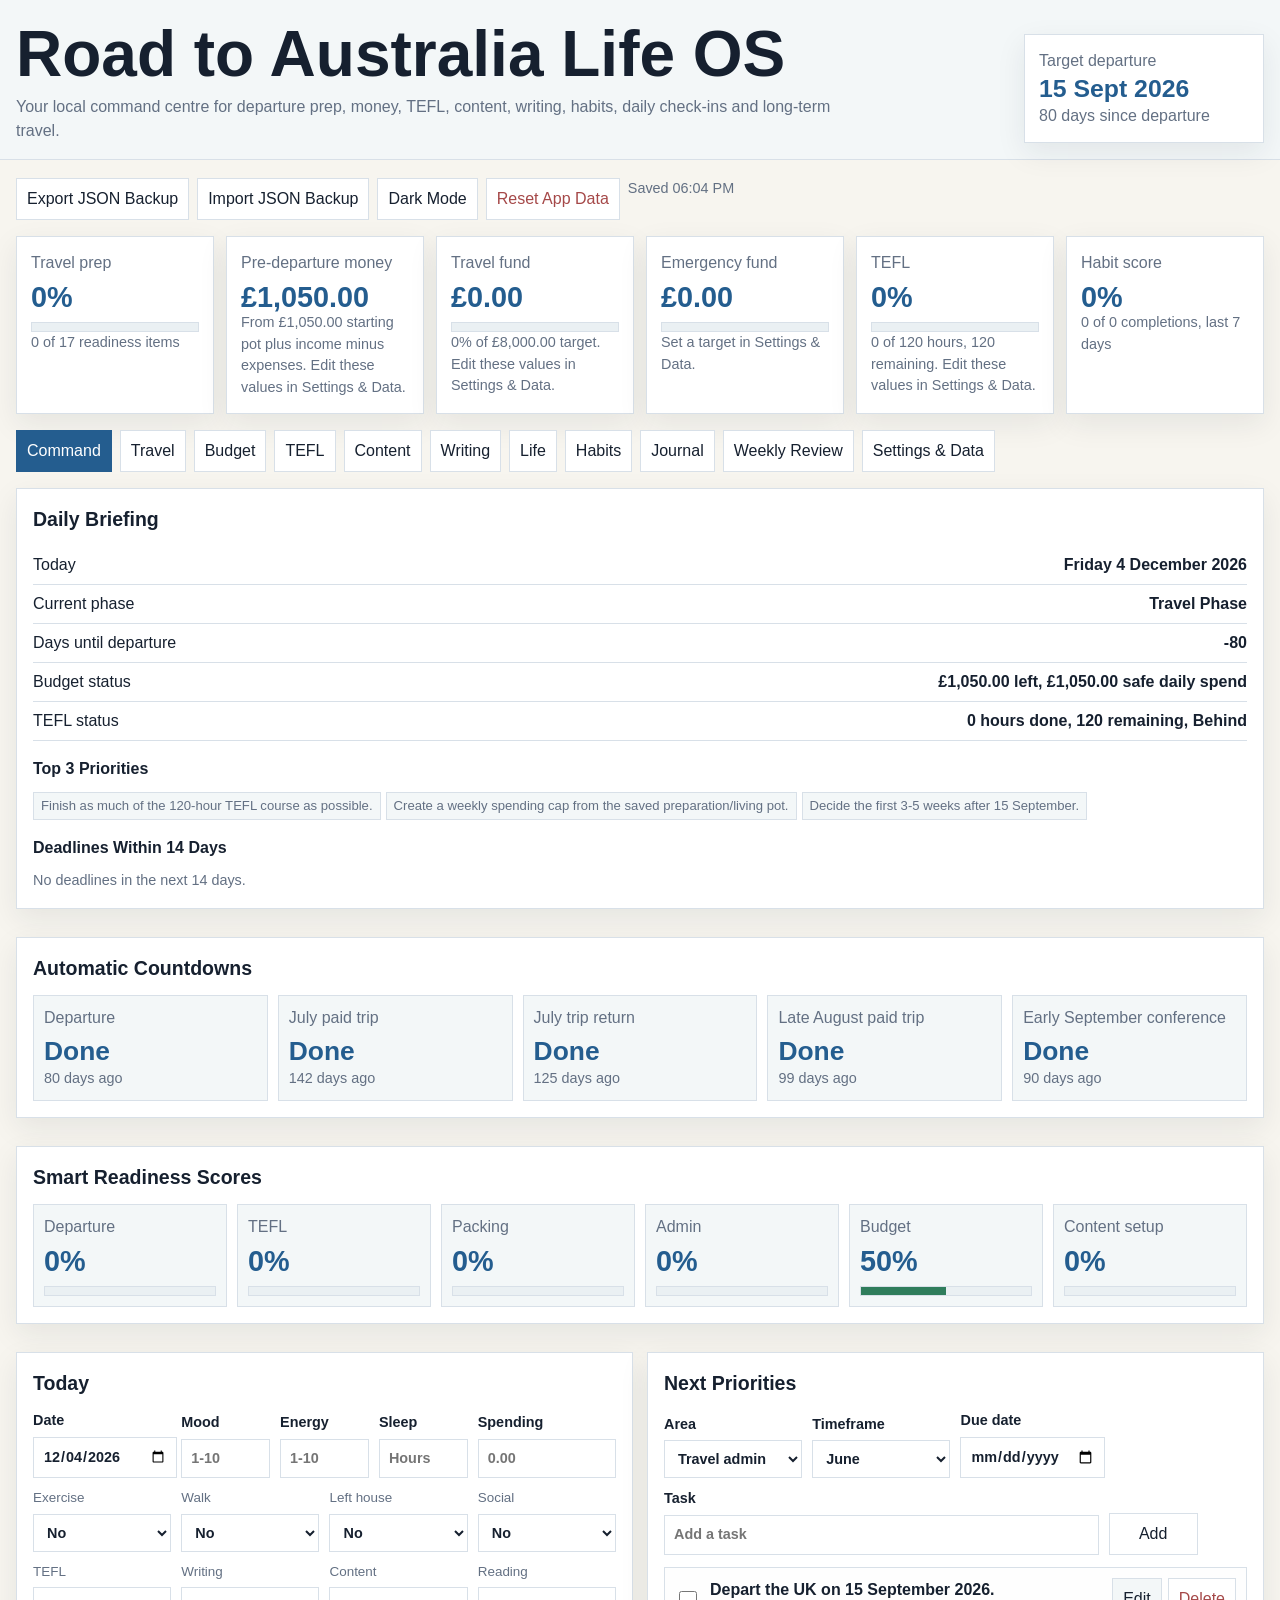
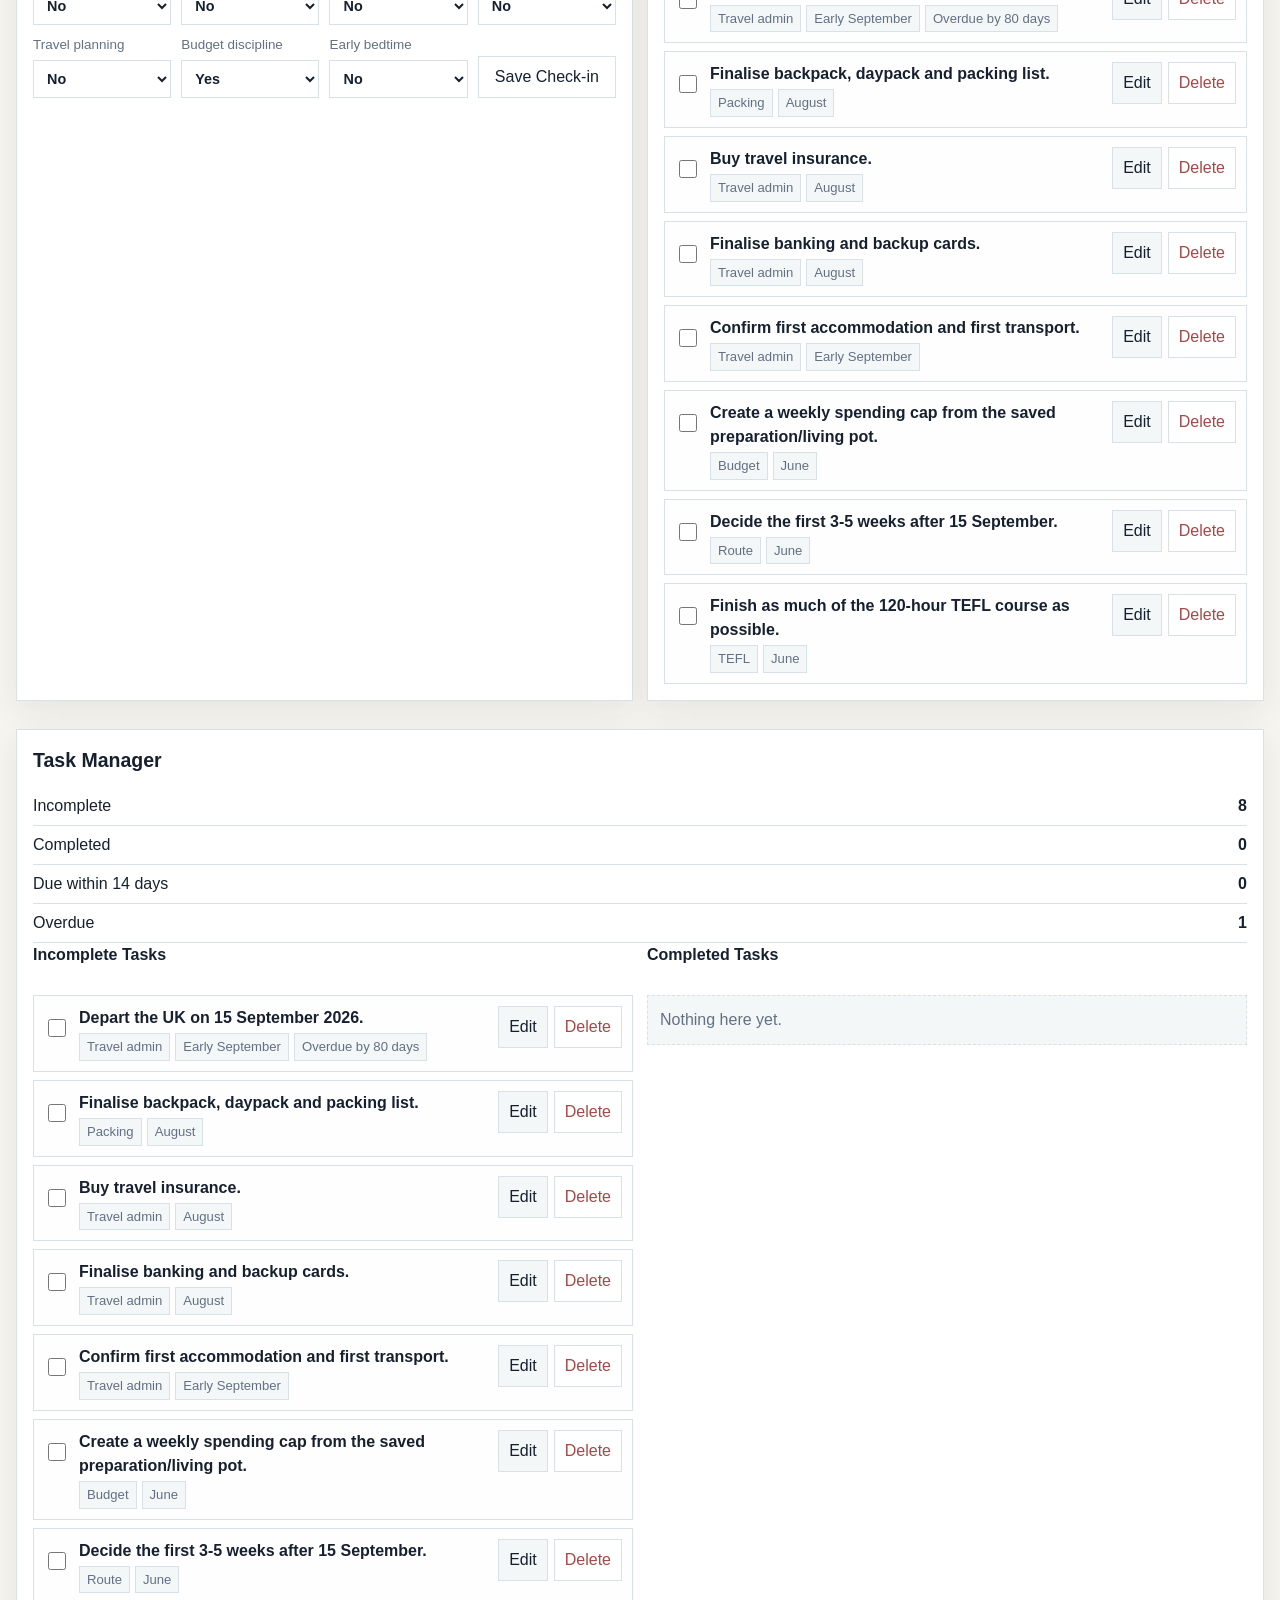
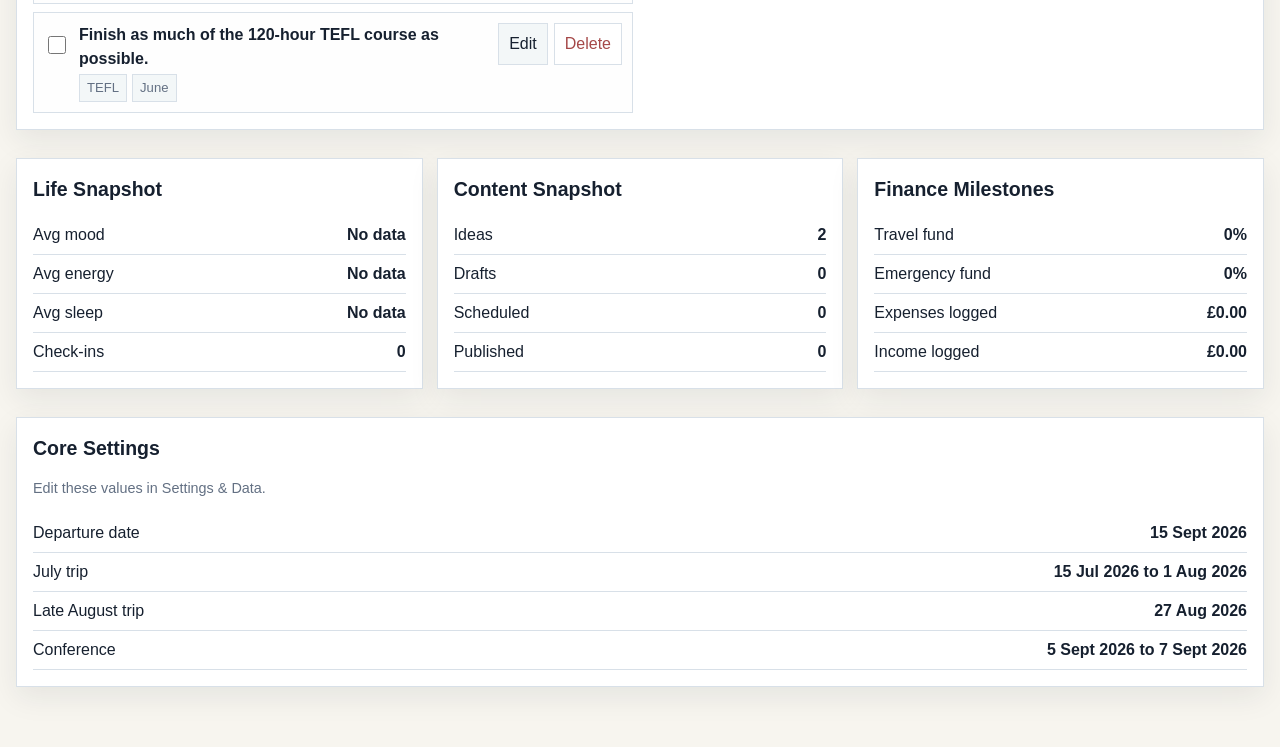
<file: dashboard.html>
<!doctype html>
<html lang="en">
<head>
  <meta charset="utf-8">
  <meta name="viewport" content="width=device-width, initial-scale=1">
  <title>Road to Australia Life OS</title>
  <style>
    :root {
      color-scheme: light;
      --ink: #16202f;
      --muted: #637083;
      --line: #d8e0e8;
      --paper: #f7f5ef;
      --panel: #ffffff;
      --soft: #f3f7f8;
      --soft-2: #eaf0f3;
      --blue: #245d8f;
      --green: #2f7d5c;
      --amber: #a76722;
      --red: #a54848;
      --shadow: 0 10px 28px rgba(22, 32, 47, 0.08);
    }

    body.dark {
      color-scheme: dark;
      --ink: #ecf2f7;
      --muted: #a9b6c6;
      --line: #334254;
      --paper: #111923;
      --panel: #182333;
      --soft: #1f2c3b;
      --soft-2: #253547;
      --blue: #7fb7e6;
      --green: #7bcaa5;
      --amber: #e2a862;
      --red: #e18484;
      --shadow: 0 10px 28px rgba(0, 0, 0, 0.26);
    }

    * { box-sizing: border-box; }

    body {
      margin: 0;
      font-family: Arial, Helvetica, sans-serif;
      background: var(--paper);
      color: var(--ink);
      line-height: 1.5;
    }

    header {
      background: var(--soft);
      border-bottom: 1px solid var(--line);
      padding: 24px 0 16px;
    }

    .wrap {
      width: min(1260px, calc(100% - 32px));
      margin: 0 auto;
    }

    .header-grid {
      display: grid;
      grid-template-columns: 1fr auto;
      gap: 18px;
      align-items: end;
    }

    h1 {
      margin: 0;
      font-size: clamp(2rem, 5vw, 4.2rem);
      line-height: 0.96;
      letter-spacing: 0;
    }

    .subtitle {
      margin: 10px 0 0;
      max-width: 820px;
      color: var(--muted);
    }

    .date-box,
    .panel,
    .metric-card {
      background: var(--panel);
      border: 1px solid var(--line);
      box-shadow: var(--shadow);
    }

    .date-box {
      min-width: 240px;
      padding: 14px;
    }

    .date-box strong {
      display: block;
      margin: 2px 0;
      color: var(--blue);
      font-size: 1.55rem;
      line-height: 1.1;
    }

    main { padding: 18px 0 46px; }

    .top-actions,
    .tabs,
    .inline-actions {
      display: flex;
      flex-wrap: wrap;
      gap: 8px;
    }

    .top-actions { margin-bottom: 16px; }
    .tabs { margin: 0 0 16px; }

    button,
    .file-label {
      appearance: none;
      min-height: 38px;
      border: 1px solid var(--line);
      background: var(--panel);
      color: var(--ink);
      padding: 8px 10px;
      cursor: pointer;
      font: inherit;
    }

    button:hover,
    .file-label:hover { border-color: var(--blue); }

    .tab.active {
      background: var(--blue);
      border-color: var(--blue);
      color: #ffffff;
    }

    .danger-btn { color: var(--red); }
    .ghost-btn { background: var(--soft); }

    .metrics {
      display: grid;
      grid-template-columns: repeat(6, 1fr);
      gap: 12px;
      margin-bottom: 16px;
    }

    .metric-card {
      min-height: 118px;
      padding: 14px;
    }

    .metric {
      margin-top: 8px;
      color: var(--blue);
      font-size: 1.8rem;
      font-weight: 700;
      line-height: 1;
    }

    .muted,
    .hint,
    .meta { color: var(--muted); }
    .hint,
    .meta { font-size: 0.9rem; }

    .progress-bar {
      height: 10px;
      border: 1px solid var(--line);
      background: var(--soft-2);
      margin-top: 10px;
      overflow: hidden;
    }

    .progress-fill {
      height: 100%;
      width: 0%;
      background: var(--green);
      transition: width 160ms ease;
    }

    .view { display: none; }
    .view.active { display: block; }

    .grid {
      display: grid;
      grid-template-columns: repeat(12, 1fr);
      gap: 14px;
    }

    .panel {
      padding: 16px;
      margin-bottom: 14px;
    }

    .span-3 { grid-column: span 3; }
    .span-4 { grid-column: span 4; }
    .span-5 { grid-column: span 5; }
    .span-6 { grid-column: span 6; }
    .span-7 { grid-column: span 7; }
    .span-8 { grid-column: span 8; }
    .span-12 { grid-column: span 12; }

    h2 {
      margin: 0 0 12px;
      font-size: 1.22rem;
      letter-spacing: 0;
    }

    h3 {
      margin: 16px 0 8px;
      font-size: 1rem;
      letter-spacing: 0;
    }

    input,
    select,
    textarea {
      width: 100%;
      min-height: 38px;
      border: 1px solid var(--line);
      background: var(--panel);
      color: var(--ink);
      padding: 8px 9px;
      font: inherit;
    }

    textarea {
      min-height: 84px;
      resize: vertical;
    }

    label {
      display: grid;
      gap: 5px;
      font-weight: 700;
      font-size: 0.9rem;
    }

    label span {
      color: var(--muted);
      font-weight: 400;
      font-size: 0.84rem;
    }

    .form-grid {
      display: grid;
      grid-template-columns: repeat(12, 1fr);
      gap: 10px;
      align-items: end;
    }

    .field-1 { grid-column: span 1; }
    .field-2 { grid-column: span 2; }
    .field-3 { grid-column: span 3; }
    .field-4 { grid-column: span 4; }
    .field-5 { grid-column: span 5; }
    .field-6 { grid-column: span 6; }
    .field-7 { grid-column: span 7; }
    .field-8 { grid-column: span 8; }
    .field-9 { grid-column: span 9; }
    .field-12 { grid-column: span 12; }

    .list {
      display: grid;
      gap: 8px;
      margin-top: 12px;
    }

    .item {
      display: grid;
      grid-template-columns: auto 1fr auto;
      gap: 10px;
      align-items: start;
      padding: 10px;
      border: 1px solid var(--line);
      background: color-mix(in srgb, var(--panel) 92%, var(--soft));
    }

    .item.compact { grid-template-columns: 1fr auto; }

    .item input[type="checkbox"] {
      width: 18px;
      height: 18px;
      margin-top: 3px;
      accent-color: var(--green);
    }

    .item.done .item-title {
      color: var(--muted);
      text-decoration: line-through;
    }

    .item-title {
      font-weight: 700;
      overflow-wrap: anywhere;
    }

    .item-body {
      color: var(--muted);
      font-size: 0.9rem;
      overflow-wrap: anywhere;
    }

    .item-actions {
      display: flex;
      flex-wrap: wrap;
      gap: 6px;
      justify-content: flex-end;
    }

    .pill {
      display: inline-block;
      border: 1px solid var(--line);
      background: var(--soft);
      color: var(--muted);
      padding: 3px 7px;
      font-size: 0.82rem;
      margin: 3px 5px 0 0;
    }

    .empty {
      border: 1px dashed var(--line);
      color: var(--muted);
      background: var(--soft);
      padding: 12px;
    }

    .chart {
      display: grid;
      gap: 8px;
      margin-top: 10px;
    }

    .bar-row {
      display: grid;
      grid-template-columns: 120px 1fr 90px;
      gap: 8px;
      align-items: center;
      font-size: 0.9rem;
    }

    .bar-track {
      height: 14px;
      background: var(--soft-2);
      border: 1px solid var(--line);
    }

    .bar-fill {
      height: 100%;
      width: 0%;
      background: var(--amber);
    }

    .table-ish {
      display: grid;
      gap: 8px;
      margin-top: 10px;
    }

    .row-ish {
      display: grid;
      grid-template-columns: 100px 120px 1fr 100px auto;
      gap: 8px;
      align-items: center;
      border-bottom: 1px solid var(--line);
      padding: 8px 0;
    }

    .route-row {
      grid-template-columns: 44px 1fr 120px 120px 110px auto;
    }

    .transaction-row {
      grid-template-columns: 86px 112px 1fr 130px 100px 1.4fr auto;
    }

    .packing-group {
      border: 1px solid var(--line);
      background: var(--panel);
      padding: 12px;
    }

    .packing-group h3 {
      margin-top: 0;
      text-transform: capitalize;
    }

    .stat-line {
      display: flex;
      justify-content: space-between;
      gap: 12px;
      border-bottom: 1px solid var(--line);
      padding: 7px 0;
    }

    .countdown-grid {
      display: grid;
      grid-template-columns: repeat(5, 1fr);
      gap: 10px;
    }

    .countdown-card {
      border: 1px solid var(--line);
      background: var(--soft);
      padding: 10px;
      min-height: 94px;
    }

    .countdown-card strong {
      display: block;
      color: var(--blue);
      font-size: 1.65rem;
      line-height: 1;
      margin: 8px 0 4px;
    }

    .score-grid {
      display: grid;
      grid-template-columns: repeat(6, 1fr);
      gap: 10px;
    }

    .score-card {
      border: 1px solid var(--line);
      background: var(--soft);
      padding: 10px;
    }

    .timeline {
      display: grid;
      gap: 10px;
      margin-top: 10px;
    }

    .timeline-item {
      display: grid;
      grid-template-columns: 160px 1fr 90px;
      gap: 10px;
      align-items: center;
    }

    .timeline-track {
      height: 14px;
      border: 1px solid var(--line);
      background: var(--soft-2);
      overflow: hidden;
    }

    .timeline-fill {
      height: 100%;
      background: var(--blue);
      width: 0%;
    }

    .task-columns {
      display: grid;
      grid-template-columns: repeat(2, 1fr);
      gap: 14px;
      align-items: start;
    }

    .task-list-block {
      display: grid;
      gap: 8px;
    }

    .task-list-block h3 {
      margin-top: 0;
    }

    .settings-route-row {
      grid-template-columns: 1fr 150px 150px 220px;
    }

    #importFile {
      position: absolute;
      width: 1px;
      height: 1px;
      padding: 0;
      margin: -1px;
      overflow: hidden;
      clip: rect(0, 0, 0, 0);
      white-space: nowrap;
      border: 0;
    }

    @media (max-width: 1060px) {
      .metrics { grid-template-columns: repeat(3, 1fr); }
    }

    @media (max-width: 820px) {
      .header-grid,
      .metrics,
      .grid,
      .form-grid,
      .row-ish,
      .route-row,
      .transaction-row,
      .bar-row,
      .countdown-grid,
      .score-grid,
      .task-columns,
      .settings-route-row,
      .timeline-item {
        grid-template-columns: 1fr;
      }

      .span-3,
      .span-4,
      .span-5,
      .span-6,
      .span-7,
      .span-8,
      .span-12,
      .field-1,
      .field-2,
      .field-3,
      .field-4,
      .field-5,
      .field-6,
      .field-7,
      .field-8,
      .field-9,
      .field-12 {
        grid-column: span 1;
      }

      .date-box { min-width: 0; }
      .item { grid-template-columns: auto 1fr; }
      .item-actions {
        grid-column: 1 / -1;
        justify-content: flex-start;
      }
    }
  </style>
</head>
<body>
  <header>
    <div class="wrap header-grid">
      <div>
        <h1>Road to Australia Life OS</h1>
        <p id="dashboardSubtitle" class="subtitle">Your local command centre for departure prep, money, TEFL, content, writing, habits, daily check-ins and long-term travel.</p>
      </div>
      <div class="date-box">
        <span class="muted">Target departure</span>
        <strong id="targetDepartureLabel">15 Sep 2026</strong>
        <span id="daysLeft" class="muted">Calculating countdown</span>
      </div>
    </div>
  </header>

  <main class="wrap">
    <div class="top-actions">
      <button id="exportBtn" type="button">Export JSON Backup</button>
      <label class="file-label" for="importFile">Import JSON Backup</label>
      <input id="importFile" type="file" accept="application/json,.json">
      <button id="themeBtn" type="button">Dark Mode</button>
      <button id="resetBtn" class="danger-btn" type="button">Reset App Data</button>
      <span id="saveStatus" class="hint"></span>
    </div>

    <section class="metrics">
      <div class="metric-card">
        <div class="muted">Travel prep</div>
        <div id="prepPct" class="metric">0%</div>
        <div class="progress-bar"><div id="prepFill" class="progress-fill"></div></div>
        <div id="prepMeta" class="hint">0 complete</div>
      </div>
      <div class="metric-card">
        <div class="muted">Pre-departure money</div>
        <div id="prepMoney" class="metric">&pound;0</div>
        <div id="prepMoneyMeta" class="hint">From saved starting pot plus income minus expenses</div>
      </div>
      <div class="metric-card">
        <div class="muted">Travel fund</div>
        <div id="travelFund" class="metric">&pound;0</div>
        <div class="progress-bar"><div id="travelFundFill" class="progress-fill"></div></div>
        <div id="travelFundMeta" class="hint">Target &pound;8,000</div>
      </div>
      <div class="metric-card">
        <div class="muted">Emergency fund</div>
        <div id="emergencyFund" class="metric">&pound;0</div>
        <div class="progress-bar"><div id="emergencyFill" class="progress-fill"></div></div>
        <div id="emergencyMeta" class="hint">Set a target</div>
      </div>
      <div class="metric-card">
        <div class="muted">TEFL</div>
        <div id="teflPct" class="metric">0%</div>
        <div class="progress-bar"><div id="teflFill" class="progress-fill"></div></div>
        <div id="teflMeta" class="hint">0 of 120 hours</div>
      </div>
      <div class="metric-card">
        <div class="muted">Habit score</div>
        <div id="habitScore" class="metric">0%</div>
        <div id="habitMeta" class="hint">Last 7 days</div>
      </div>
    </section>

    <nav class="tabs" aria-label="Life OS sections">
      <button class="tab active" type="button" data-view="command">Command</button>
      <button class="tab" type="button" data-view="travel">Travel</button>
      <button class="tab" type="button" data-view="budget">Budget</button>
      <button class="tab" type="button" data-view="tefl">TEFL</button>
      <button class="tab" type="button" data-view="content">Content</button>
      <button class="tab" type="button" data-view="writing">Writing</button>
      <button class="tab" type="button" data-view="life">Life</button>
      <button class="tab" type="button" data-view="habits">Habits</button>
      <button class="tab" type="button" data-view="journal">Journal</button>
      <button class="tab" type="button" data-view="review">Weekly Review</button>
      <button class="tab" type="button" data-view="settings">Settings & Data</button>
    </nav>

    <section id="command" class="view active">
      <div class="grid">
        <div class="panel span-12">
          <h2>Daily Briefing</h2>
          <div id="dailyBriefing"></div>
        </div>
        <div class="panel span-12">
          <h2>Automatic Countdowns</h2>
          <div id="countdownGrid" class="countdown-grid"></div>
        </div>
        <div class="panel span-12">
          <h2>Smart Readiness Scores</h2>
          <div id="readinessScores" class="score-grid"></div>
        </div>
        <div class="panel span-6">
          <h2>Today</h2>
          <form id="checkinForm" class="form-grid">
            <label class="field-3">Date<input name="date" type="date"></label>
            <label class="field-2">Mood<input name="mood" type="number" min="1" max="10" step="1" placeholder="1-10"></label>
            <label class="field-2">Energy<input name="energy" type="number" min="1" max="10" step="1" placeholder="1-10"></label>
            <label class="field-2">Sleep<input name="sleep" type="number" min="0" max="16" step="0.25" placeholder="Hours"></label>
            <label class="field-3">Spending<input name="spending" type="number" min="0" step="0.01" placeholder="0.00"></label>
            <label class="field-3"><span>Exercise</span><select name="exercise"><option value="false">No</option><option value="true">Yes</option></select></label>
            <label class="field-3"><span>Walk</span><select name="walk"><option value="false">No</option><option value="true">Yes</option></select></label>
            <label class="field-3"><span>Left house</span><select name="leftHouse"><option value="false">No</option><option value="true">Yes</option></select></label>
            <label class="field-3"><span>Social</span><select name="social"><option value="false">No</option><option value="true">Yes</option></select></label>
            <label class="field-3"><span>TEFL</span><select name="tefl"><option value="false">No</option><option value="true">Yes</option></select></label>
            <label class="field-3"><span>Writing</span><select name="writing"><option value="false">No</option><option value="true">Yes</option></select></label>
            <label class="field-3"><span>Content</span><select name="content"><option value="false">No</option><option value="true">Yes</option></select></label>
            <label class="field-3"><span>Reading</span><select name="reading"><option value="false">No</option><option value="true">Yes</option></select></label>
            <label class="field-3"><span>Travel planning</span><select name="travelPlanning"><option value="false">No</option><option value="true">Yes</option></select></label>
            <label class="field-3"><span>Budget discipline</span><select name="budgetDiscipline"><option value="true">Yes</option><option value="false">No</option></select></label>
            <label class="field-3"><span>Early bedtime</span><select name="earlyBedtime"><option value="false">No</option><option value="true">Yes</option></select></label>
            <button class="field-3" type="submit">Save Check-in</button>
          </form>
          <div id="dailyLogStatus" class="hint"></div>
        </div>
        <div class="panel span-6">
          <h2>Next Priorities</h2>
          <form id="taskForm" class="form-grid">
            <label class="field-3">Area<select name="category"><option>Travel admin</option><option>Budget</option><option>TEFL</option><option>Route</option><option>Packing</option><option>Content</option><option>Writing</option><option>Australia</option></select></label>
            <label class="field-3">Timeframe<select name="timeframe"><option>June</option><option>July</option><option>August</option><option>Early September</option><option>During travel</option></select></label>
            <label class="field-3">Due date<input name="due" type="date"></label>
            <label class="field-9">Task<input name="title" required placeholder="Add a task"></label>
            <button class="field-2" type="submit">Add</button>
          </form>
          <div id="priorityList" class="list"></div>
        </div>
        <div class="panel span-12">
          <h2>Task Manager</h2>
          <div id="taskOverview"></div>
          <div class="task-columns">
            <div class="task-list-block">
              <h3>Incomplete Tasks</h3>
              <div id="incompleteTaskList" class="list"></div>
            </div>
            <div class="task-list-block">
              <h3>Completed Tasks</h3>
              <div id="completedTaskList" class="list"></div>
            </div>
          </div>
        </div>
        <div class="panel span-4"><h2>Life Snapshot</h2><div id="lifeStats"></div></div>
        <div class="panel span-4"><h2>Content Snapshot</h2><div id="contentStats"></div></div>
        <div class="panel span-4"><h2>Finance Milestones</h2><div id="milestoneStats"></div></div>
        <div class="panel span-12">
          <h2>Core Settings</h2>
          <p class="hint">Edit these values in Settings & Data.</p>
          <div id="coreSettingsSummary"></div>
        </div>
      </div>
    </section>

    <section id="travel" class="view">
      <div class="grid">
        <div class="panel span-12">
          <h2>Editable Route Planner</h2>
          <form id="routeForm" class="form-grid">
            <label class="field-1">Order<input name="order" type="number" min="1"></label>
            <label class="field-2">City<input name="place" required placeholder="Budapest"></label>
            <label class="field-2">Country<input name="country" placeholder="Hungary"></label>
            <label class="field-2">Target arrival<input name="targetArrival" type="date"></label>
            <label class="field-2">Phase<select name="phase"><option>Pre-departure</option><option>Europe</option><option>Budapest</option><option>Balkans/Turkey</option><option>Southeast Asia</option><option>Australia</option></select></label>
            <label class="field-12">Notes<input name="notes" placeholder="City notes, accommodation, transport, content angles"></label>
            <button class="field-2" type="submit">Add Stop</button>
          </form>
          <div id="routeList" class="table-ish"></div>
        </div>
        <div class="panel span-12">
          <h2>Timeline View</h2>
          <div id="timelineView" class="timeline"></div>
        </div>
        <div class="panel span-12">
          <h2>Route Timeline Dates</h2>
          <p class="hint">Adjust route phase timing here. Global departure and trip dates live in Settings & Data.</p>
          <div id="routeDateSettings" class="table-ish"></div>
        </div>
        <div class="panel span-6">
          <h2>Visa And Document Tracker</h2>
          <form id="documentForm" class="form-grid">
            <label class="field-3">Type<select name="type"><option>Passport</option><option>Visa</option><option>Insurance</option><option>Banking</option><option>Backup</option><option>Health</option><option>Other</option></select></label>
            <label class="field-4">Item<input name="title" required placeholder="Australia Working Holiday Visa"></label>
            <label class="field-3">Due date<input name="due" type="date"></label>
            <label class="field-2">Status<select name="status"><option>Needed</option><option>In progress</option><option>Done</option></select></label>
            <button class="field-2" type="submit">Add</button>
          </form>
          <div id="documentList" class="list"></div>
        </div>
        <div class="panel span-6">
          <h2>Departure Checklist</h2>
          <div id="departureList" class="list"></div>
        </div>
        <div class="panel span-12">
          <h2>Packing Tracker</h2>
          <form id="packingForm" class="form-grid">
            <label class="field-3">Category<select name="category"><option>clothes</option><option>tech</option><option>documents</option><option>toiletries</option><option>bags</option><option>misc</option></select></label>
            <label class="field-5">Item<input name="title" required placeholder="Power bank"></label>
            <label class="field-2">Status<select name="status"><option>Need</option><option>Have</option><option>Packed</option></select></label>
            <button class="field-2" type="submit">Add Item</button>
          </form>
        </div>
        <div id="packingList" class="grid span-12"></div>
      </div>
    </section>

    <section id="budget" class="view">
      <div class="grid">
        <div class="panel span-4">
          <h2>Budget Settings</h2>
          <p class="hint">Edit these values in Settings & Data.</p>
          <div id="budgetSettingsSummary"></div>
          <h3>Phase Allocations</h3>
          <div id="phaseBudgetInputs" class="list"></div>
        </div>
        <div class="panel span-4">
          <h2>Budget Pace</h2>
          <div id="budgetPace"></div>
        </div>
        <div class="panel span-8">
          <h2>Income And Expenses</h2>
          <form id="moneyForm" class="form-grid">
            <label class="field-2">Type<select name="type"><option value="expense">Expense</option><option value="income">Income</option></select></label>
            <label class="field-2">Date<input name="date" type="date"></label>
            <label class="field-2">Category<input name="category" placeholder="Food, gear"></label>
            <label class="field-2">Phase<select name="phase"><option>Pre-departure</option><option>Europe</option><option>Budapest</option><option>Balkans/Turkey</option><option>Southeast Asia</option><option>Australia</option></select></label>
            <label class="field-2">Amount<input name="amount" type="number" min="0" step="0.01" required></label>
            <label class="field-12">Note<input name="note" placeholder="Optional detail"></label>
            <button class="field-2" type="submit">Add Entry</button>
          </form>
          <h3>Transaction History</h3>
          <div id="moneyList" class="table-ish"></div>
        </div>
        <div class="panel span-6"><h2>Spending Chart</h2><div id="spendingChart" class="chart"></div></div>
        <div class="panel span-6">
          <h2>Weekly And Monthly Summaries</h2>
          <div id="budgetSummaries"></div>
          <h3>Financial Milestones</h3>
          <form id="milestoneForm" class="form-grid">
            <label class="field-5">Milestone<input name="title" required placeholder="Reach GBP 2,000 travel fund"></label>
            <label class="field-3">Target<input name="target" type="number" min="0" step="0.01"></label>
            <label class="field-3">Current<input name="current" type="number" min="0" step="0.01"></label>
            <button class="field-1" type="submit">Add</button>
          </form>
          <div id="milestoneList" class="list"></div>
        </div>
      </div>
    </section>

    <section id="tefl" class="view">
      <div class="grid">
        <div class="panel span-5">
          <h2>TEFL Module Tracker</h2>
          <p class="hint">Edit the total course target in Settings & Data. Update completed hours here or by logging study.</p>
          <label>Completed hours quick entry<input id="teflManualHoursInput" type="number" min="0" step="0.5"></label>
          <div id="teflPace"></div>
          <form id="teflModuleForm" class="form-grid">
            <label class="field-5">Module<input name="title" required placeholder="Grammar, lesson planning"></label>
            <label class="field-2">Hours<input name="hours" type="number" min="0" step="0.5" required></label>
            <label class="field-3">Status<select name="status"><option>Not started</option><option>In progress</option><option>Complete</option></select></label>
            <button class="field-2" type="submit">Add</button>
          </form>
          <div id="teflModuleList" class="list"></div>
        </div>
        <div class="panel span-7">
          <h2>Study Log And Notes</h2>
          <form id="studyLogForm" class="form-grid">
            <label class="field-3">Date<input name="date" type="date"></label>
            <label class="field-2">Hours<input name="hours" type="number" min="0" step="0.25" required></label>
            <label class="field-7">Notes<input name="notes" placeholder="What did you study?"></label>
            <button class="field-2" type="submit">Log Study</button>
          </form>
          <div id="studyStats"></div>
          <textarea id="teflNotes" placeholder="TEFL notes, platform ideas, profile copy, teaching reminders"></textarea>
          <div id="studyLogList" class="list"></div>
        </div>
      </div>
    </section>

    <section id="content" class="view">
      <div class="panel">
        <h2>Content Creation Hub</h2>
        <form id="contentForm" class="form-grid">
          <label class="field-2">Platform<select name="platform"><option>TikTok</option><option>Instagram</option><option>YouTube</option><option>Substack</option></select></label>
          <label class="field-2">Date<input name="date" type="date"></label>
          <label class="field-2">Pipeline<select name="status"><option>Idea</option><option>Draft</option><option>Scheduled</option><option>Published</option></select></label>
          <label class="field-4">Title<input name="title" required placeholder="Budget countdown, route update"></label>
          <label class="field-12">Notes<input name="notes" placeholder="Hook, caption, footage needed, content angle"></label>
          <button class="field-2" type="submit">Add Content</button>
        </form>
      </div>
      <div id="contentBoards" class="grid"></div>
    </section>

    <section id="writing" class="view">
      <div class="grid">
        <div class="panel span-6">
          <h2>Poetry And Writing Ideas</h2>
          <form id="writingIdeaForm" class="form-grid">
            <label class="field-3">Type<select name="type"><option>Poetry</option><option>Substack</option><option>Diary</option><option>Reflection</option></select></label>
            <label class="field-5">Title or seed<input name="title" required placeholder="Line, essay seed, image"></label>
            <label class="field-3">Status<select name="status"><option>Seed</option><option>Draft</option><option>Ready</option><option>Published</option></select></label>
            <label class="field-12">Notes<textarea name="notes" placeholder="Inspiration, fragments, emotional angle"></textarea></label>
            <button class="field-2" type="submit">Add Idea</button>
          </form>
          <div id="writingIdeaList" class="list"></div>
        </div>
        <div class="panel span-6">
          <h2>Writing Goals And Sessions</h2>
          <form id="writingSessionForm" class="form-grid">
            <label class="field-3">Date<input name="date" type="date"></label>
            <label class="field-2">Minutes<input name="minutes" type="number" min="0" step="5" required></label>
            <label class="field-7">Notes<input name="notes" placeholder="What did you write?"></label>
            <button class="field-2" type="submit">Log Session</button>
          </form>
          <textarea id="writingNotes" placeholder="Writing goals, inspiration, motifs, lines to return to"></textarea>
          <div id="writingSessionList" class="list"></div>
        </div>
      </div>
    </section>

    <section id="life" class="view">
      <div class="grid">
        <div class="panel span-6"><h2>Daily Check-ins</h2><div id="checkinList" class="list"></div></div>
        <div class="panel span-6"><h2>Trends And Statistics</h2><div id="trendStats"></div><div id="lifeChart" class="chart"></div></div>
      </div>
    </section>

    <section id="habits" class="view">
      <div class="grid">
        <div class="panel span-12">
          <h2>Today's Habits</h2>
          <form id="habitQuickForm" class="form-grid"></form>
        </div>
        <div class="panel span-12"><h2>Habit Tracker</h2><div id="habitTable" class="grid"></div></div>
      </div>
    </section>

    <section id="journal" class="view">
      <div class="grid">
        <div class="panel span-5">
          <h2>Journal</h2>
          <form id="journalForm" class="form-grid">
            <label class="field-4">Type<select name="type"><option>Daily journal</option><option>Weekly review</option><option>Monthly review</option><option>Travel thoughts</option><option>Worries and concerns</option><option>Wins and achievements</option><option>Lessons learned</option></select></label>
            <label class="field-3">Date<input name="date" type="date"></label>
            <label class="field-5">Title<input name="title" required placeholder="What happened?"></label>
            <label class="field-12">Entry<textarea name="body" required></textarea></label>
            <button class="field-3" type="submit">Save Entry</button>
          </form>
        </div>
        <div class="panel span-7"><h2>Journal Entries</h2><div id="journalList" class="list"></div></div>
      </div>
    </section>

    <section id="review" class="view">
      <div class="grid">
        <div class="panel span-5">
          <h2>Weekly Review</h2>
          <form id="weeklyReviewForm" class="form-grid">
            <label class="field-4">Week starting<input name="week" type="date"></label>
            <label class="field-12">Biggest wins<textarea name="wins"></textarea></label>
            <label class="field-12">Areas needing attention<textarea name="attention"></textarea></label>
            <label class="field-12">Priorities for next week<textarea name="priorities"></textarea></label>
            <button class="field-3" type="submit">Save Review</button>
          </form>
        </div>
        <div class="panel span-7">
          <h2>This Week At A Glance</h2>
          <div id="weeklyAutoStats"></div>
          <h3>Saved Reviews</h3>
          <div id="weeklyReviewList" class="list"></div>
        </div>
      </div>
    </section>

    <section id="settings" class="view">
      <div class="grid">
        <div class="panel span-12">
          <h2>Settings & Data</h2>
          <p class="hint">Central source for rarely changed dates, targets, balances, dashboard labels and app preferences. Daily entries stay in their own sections.</p>
        </div>
        <div class="panel span-6">
          <h2>Dashboard Text And Preferences</h2>
          <div class="form-grid">
            <label class="field-4"><span>Theme</span><select id="themeSettingInput"><option value="light">Light</option><option value="dark">Dark</option></select></label>
            <label class="field-12">Dashboard subtitle<textarea id="dashboardSubtitleInput"></textarea></label>
          </div>
        </div>
        <div class="panel span-6">
          <h2>Section Names</h2>
          <div id="sectionLabelSettings" class="form-grid"></div>
        </div>
        <div class="panel span-6">
          <h2>Money Settings</h2>
          <div class="form-grid">
            <label class="field-6">Pre-departure starting pot<input id="prepPotInput" type="number" min="0" step="0.01"></label>
            <label class="field-6">Travel fund target<input id="travelTargetInput" type="number" min="0" step="0.01"></label>
            <label class="field-6">Current travel fund<input id="travelCurrentInput" type="number" min="0" step="0.01"></label>
            <label class="field-6">Emergency fund target<input id="emergencyTargetInput" type="number" min="0" step="0.01"></label>
            <label class="field-6">Emergency fund current<input id="emergencyCurrentInput" type="number" min="0" step="0.01"></label>
          </div>
        </div>
        <div class="panel span-6">
          <h2>TEFL Settings</h2>
          <div class="form-grid">
            <label class="field-6">TEFL total hours target<input id="teflTargetInput" type="number" min="1" step="1"></label>
          </div>
        </div>
        <div class="panel span-12">
          <h2>Key Travel Dates</h2>
          <form id="travelDateForm" class="form-grid">
            <label class="field-3">Title<input name="title" required placeholder="Flight to Europe"></label>
            <label class="field-2">Start date<input name="date" type="date" required></label>
            <label class="field-2">End date<input name="endDate" type="date"></label>
            <label class="field-3">Location / phase<input name="location" placeholder="Europe"></label>
            <label class="field-12">Notes<input name="notes" placeholder="Booking refs, plan, reminders"></label>
            <button class="field-2" type="submit">Add Date</button>
          </form>
          <h3>Active Travel Dates</h3>
          <div id="travelDateList" class="list"></div>
          <h3>Archived Travel Dates</h3>
          <div id="archivedTravelDateList" class="list"></div>
        </div>
      </div>
    </section>
  </main>

  <script>
    const STORAGE_KEY = "road-to-australia-life-os-v3";
    const OLD_KEY = "road-to-australia-planner-v2";
    const OLDEST_KEY = "road-to-australia-dashboard";
    const defaultSubtitle = "Your local command centre for departure prep, money, TEFL, content, writing, habits, daily check-ins and long-term travel.";
    const defaultSectionLabels = {
      command: "Command",
      travel: "Travel",
      budget: "Budget",
      tefl: "TEFL",
      content: "Content",
      writing: "Writing",
      life: "Life",
      habits: "Habits",
      journal: "Journal",
      review: "Weekly Review",
      settings: "Settings & Data"
    };
    function defaultTravelDates() {
      return [
        { id: id(), key: "departure", title: "Departure", date: "2026-09-15", endDate: "", location: "Travel Phase", notes: "Target departure", archived: false },
        { id: id(), key: "julyPaidTrip", title: "July paid trip", date: "2026-07-15", endDate: "2026-08-01", location: "July Paid Trip Phase", notes: "", archived: false },
        { id: id(), key: "julyTripReturn", title: "July trip return", date: "2026-08-01", endDate: "", location: "August Setup Phase", notes: "", archived: false },
        { id: id(), key: "lateAugustPaidTrip", title: "Late August paid trip", date: "2026-08-27", endDate: "", location: "Late August Paid Trip Phase", notes: "", archived: false },
        { id: id(), key: "septemberConference", title: "Early September conference", date: "2026-09-05", endDate: "2026-09-07", location: "September Conference Phase", notes: "", archived: false }
      ];
    }
    const phases = ["Pre-departure", "Europe", "Budapest", "Balkans/Turkey", "Southeast Asia", "Australia"];
    const taskCategories = ["Travel admin", "Budget", "TEFL", "Route", "Packing", "Content", "Writing", "Australia"];
    const taskTimeframes = ["June", "July", "August", "Early September", "During travel"];
    const habitKeys = [
      ["tefl", "TEFL study"],
      ["exercise", "Exercise"],
      ["walk", "Walking"],
      ["reading", "Reading"],
      ["writing", "Poetry writing"],
      ["content", "Content creation"],
      ["travelPlanning", "Travel planning"],
      ["budgetDiscipline", "Budget discipline"],
      ["earlyBedtime", "Early bedtime"]
    ];

    function id() {
      return "id-" + Math.random().toString(36).slice(2) + Date.now().toString(36);
    }

    function today() {
      const now = new Date();
      const year = now.getFullYear();
      const month = String(now.getMonth() + 1).padStart(2, "0");
      const day = String(now.getDate()).padStart(2, "0");
      return `${year}-${month}-${day}`;
    }

    function parseDate(dateString) {
      return new Date((dateString || today()) + "T00:00:00");
    }

    function dayDiff(dateString, fromDate = new Date()) {
      const target = parseDate(dateString);
      const start = new Date(fromDate.getFullYear(), fromDate.getMonth(), fromDate.getDate());
      return Math.ceil((target - start) / (1000 * 60 * 60 * 24));
    }

    function formatDate(dateString) {
      if (!dateString) return "No date";
      return parseDate(dateString).toLocaleDateString("en-GB", { day: "numeric", month: "short", year: "numeric" });
    }

    const defaults = {
      meta: { version: 3, createdAt: new Date().toISOString(), lastSaved: null },
      settings: {
        theme: "light",
        dashboardSubtitle: defaultSubtitle,
        sectionLabels: defaultSectionLabels,
        prepPot: 1050,
        travelTarget: 8000,
        travelCurrent: 0,
        emergencyTarget: 0,
        emergencyCurrent: 0,
        teflTargetHours: 120,
        teflManualHours: 0,
        keyDates: {
          julyPaidTrip: "2026-07-15",
          julyTripReturn: "2026-08-01",
          lateAugustPaidTrip: "2026-08-27",
          septemberConference: "2026-09-05",
          septemberConferenceEnd: "2026-09-07",
          departure: "2026-09-15"
        },
        travelDates: defaultTravelDates(),
        timelinePhases: [
          { id: id(), label: "Europe", start: "2026-09-15", end: "2026-11-01" },
          { id: id(), label: "Budapest", start: "2026-11-01", end: "2026-12-05" },
          { id: id(), label: "Turkey", start: "2026-12-05", end: "2027-01-05" },
          { id: id(), label: "Thailand", start: "2027-01-05", end: "2027-02-01" },
          { id: id(), label: "Australia", start: "2027-02-01", end: "2027-03-01" }
        ]
      },
      tasks: [
        { id: id(), category: "TEFL", timeframe: "June", due: "", title: "Finish as much of the 120-hour TEFL course as possible.", done: false },
        { id: id(), category: "Budget", timeframe: "June", due: "", title: "Create a weekly spending cap from the saved preparation/living pot.", done: false },
        { id: id(), category: "Route", timeframe: "June", due: "", title: "Decide the first 3-5 weeks after 15 September.", done: false },
        { id: id(), category: "Travel admin", timeframe: "August", due: "", title: "Buy travel insurance.", done: false },
        { id: id(), category: "Travel admin", timeframe: "August", due: "", title: "Finalise banking and backup cards.", done: false },
        { id: id(), category: "Packing", timeframe: "August", due: "", title: "Finalise backpack, daypack and packing list.", done: false },
        { id: id(), category: "Travel admin", timeframe: "Early September", due: "", title: "Confirm first accommodation and first transport.", done: false },
        { id: id(), category: "Travel admin", timeframe: "Early September", due: "2026-09-15", title: "Depart the UK on 15 September 2026.", done: false }
      ],
      money: [],
      route: [
        { id: id(), order: 1, place: "London", country: "United Kingdom", targetArrival: "", phase: "Pre-departure", notes: "Departure point" },
        { id: id(), order: 2, place: "Belgium", country: "Belgium", targetArrival: "", phase: "Europe", notes: "" },
        { id: id(), order: 3, place: "Amsterdam", country: "Netherlands", targetArrival: "", phase: "Europe", notes: "" },
        { id: id(), order: 4, place: "Germany", country: "Germany", targetArrival: "", phase: "Europe", notes: "" },
        { id: id(), order: 5, place: "Poland", country: "Poland", targetArrival: "", phase: "Europe", notes: "" },
        { id: id(), order: 6, place: "Czechia", country: "Czechia", targetArrival: "", phase: "Europe", notes: "" },
        { id: id(), order: 7, place: "Budapest", country: "Hungary", targetArrival: "2026-11-01", phase: "Budapest", notes: "Hostel volunteering to early December" },
        { id: id(), order: 8, place: "Balkans", country: "", targetArrival: "", phase: "Balkans/Turkey", notes: "" },
        { id: id(), order: 9, place: "Turkey", country: "Turkey", targetArrival: "", phase: "Balkans/Turkey", notes: "" },
        { id: id(), order: 10, place: "Chiang Mai", country: "Thailand", targetArrival: "", phase: "Southeast Asia", notes: "Potential low-cost base" },
        { id: id(), order: 11, place: "Vietnam/Asia", country: "", targetArrival: "", phase: "Southeast Asia", notes: "" },
        { id: id(), order: 12, place: "Sydney", country: "Australia", targetArrival: "2027-02-01", phase: "Australia", notes: "Working Holiday Visa and first work focus" }
      ],
      phaseBudgets: phases.map((phase) => ({ id: id(), phase, allocation: 0 })),
      milestones: [
        { id: id(), title: "Reach travel fund target", target: 8000, current: 0 },
        { id: id(), title: "Build separate emergency reserve", target: 0, current: 0 }
      ],
      documents: [
        { id: id(), type: "Passport", title: "Confirm passport validity", due: "", status: "Needed", done: false },
        { id: id(), type: "Insurance", title: "Buy travel insurance", due: "", status: "Needed", done: false },
        { id: id(), type: "Banking", title: "Set up backup cards", due: "", status: "Needed", done: false },
        { id: id(), type: "Visa", title: "Confirm Australia Working Holiday Visa plan", due: "", status: "Needed", done: false }
      ],
      packing: [
        { id: id(), category: "bags", title: "40L backpack", status: "Need" },
        { id: id(), category: "bags", title: "Daypack", status: "Need" },
        { id: id(), category: "documents", title: "Passport", status: "Need" },
        { id: id(), category: "tech", title: "Phone charger and adapter", status: "Need" },
        { id: id(), category: "clothes", title: "Capsule wardrobe", status: "Need" }
      ],
      teflModules: [],
      studyLog: [],
      content: [
        { id: id(), platform: "TikTok", date: "", status: "Idea", title: "Departure countdown", notes: "Preparation and budgeting angle" },
        { id: id(), platform: "Substack", date: "", status: "Idea", title: "Why Road to Australia?", notes: "Opening essay" }
      ],
      writingIdeas: [],
      writingSessions: [],
      checkins: [],
      journals: [],
      weeklyReviews: [],
      notes: { tefl: "", writing: "", australia: "", admin: "", general: "" }
    };

    let state = loadState();

    function clone(value) {
      return JSON.parse(JSON.stringify(value));
    }

    function loadState() {
      const v3 = localStorage.getItem(STORAGE_KEY);
      if (v3) return normalize(JSON.parse(v3));
      const v2 = localStorage.getItem(OLD_KEY);
      if (v2) return migrateV2(JSON.parse(v2));
      const v1 = localStorage.getItem(OLDEST_KEY);
      const next = clone(defaults);
      if (v1) {
        const old = JSON.parse(v1);
        next.tasks.forEach((task) => {
          const match = task.title.toLowerCase().slice(0, 12);
          const oldKey = Object.keys(old).find((key) => key.toLowerCase().includes(match.split(" ")[0]));
          if (oldKey) task.done = Boolean(old[oldKey]);
        });
      }
      return next;
    }

    function migrateV2(v2) {
      const next = clone(defaults);
      next.settings = { ...next.settings, ...(v2.settings || {}) };
      next.settings.emergencyTarget = v2.settings?.emergencyGoal || 0;
      next.tasks = (v2.tasks || next.tasks).map((task) => ({ ...task, id: task.id || id() }));
      next.money = (v2.money || []).map((entry) => ({
        id: entry.id || id(),
        type: entry.type === "spending" ? "expense" : entry.type,
        date: entry.date || "",
        category: entry.category || "",
        phase: entry.phase || "Pre-departure",
        amount: Number(entry.amount) || 0,
        note: entry.note || ""
      }));
      next.route = (v2.route || next.route).map((stop, index) => ({
        id: stop.id || id(),
        order: Number(stop.order) || index + 1,
        place: stop.place || "",
        country: stop.country || "",
        targetArrival: stop.targetArrival || stop.arrive || "",
        phase: stop.phase || inferPhase(stop.place || ""),
        notes: stop.notes || ""
      }));
      next.packing = (v2.packing || next.packing).map((item) => ({ ...item, id: item.id || id() }));
      next.teflModules = (v2.tefl || []).map((entry) => ({ id: entry.id || id(), title: entry.title, hours: Number(entry.hours) || 0, status: entry.status || "In progress" }));
      next.content = (v2.content || next.content).map((entry) => ({ ...entry, id: entry.id || id() }));
      next.writingIdeas = (v2.ideas || []).map((entry) => ({ id: entry.id || id(), type: entry.type || "Poetry", title: entry.title || "", status: entry.status || "Seed", notes: entry.notes || "" }));
      next.documents = [...next.documents, ...(v2.australia || []).map((task) => ({ id: task.id || id(), type: task.area || "Australia", title: task.title, due: "", status: task.done ? "Done" : "Needed", done: Boolean(task.done) }))];
      next.notes = { ...next.notes, admin: v2.notes?.admin || "", australia: v2.notes?.australia || "", general: v2.notes?.general || "" };
      return normalize(next);
    }

    function inferPhase(place) {
      const lower = place.toLowerCase();
      if (lower.includes("budapest")) return "Budapest";
      if (lower.includes("thai") || lower.includes("vietnam") || lower.includes("asia")) return "Southeast Asia";
      if (lower.includes("australia") || lower.includes("sydney")) return "Australia";
      if (lower.includes("turkey") || lower.includes("balkan")) return "Balkans/Turkey";
      return "Europe";
    }

    function normalize(data) {
      const next = clone(defaults);
      const merged = {
        ...next,
        ...data,
        meta: { ...next.meta, ...(data.meta || {}), version: 3 },
        settings: {
          ...next.settings,
          ...(data.settings || {}),
          sectionLabels: { ...defaultSectionLabels, ...(data.settings?.sectionLabels || {}) },
          dashboardSubtitle: data.settings?.dashboardSubtitle || next.settings.dashboardSubtitle
        },
        notes: { ...next.notes, ...(data.notes || {}) }
      };
      merged.settings.keyDates = { ...next.settings.keyDates, ...(data.settings?.keyDates || {}) };
      merged.settings.travelDates = normalizeTravelDates(data.settings?.travelDates, merged.settings.keyDates);
      merged.settings.timelinePhases = (data.settings?.timelinePhases || next.settings.timelinePhases).map((phase) => ({
        id: phase.id || id(),
        label: phase.label || "Route phase",
        start: phase.start || "",
        end: phase.end || phase.start || ""
      }));
      merged.phaseBudgets = phases.map((phase) => {
        return (data.phaseBudgets || next.phaseBudgets).find((entry) => entry.phase === phase) || { id: id(), phase, allocation: 0 };
      });
      merged.tasks = (data.tasks || next.tasks).map((task) => ({
        ...task,
        id: task.id || id(),
        title: task.title || "Untitled task",
        category: task.category || task.area || "Travel admin",
        timeframe: task.timeframe || "June",
        due: task.due || "",
        done: Boolean(task.done)
      }));
      merged.milestones = (data.milestones || next.milestones).map((entry) => ({ ...entry, id: entry.id || id() }));
      return merged;
    }

    function normalizeTravelDates(savedDates, legacyDates) {
      const datesByKey = { ...defaults.settings.keyDates, ...(legacyDates || {}) };
      const base = (savedDates && savedDates.length ? savedDates : defaultTravelDates()).map((entry) => ({ ...entry }));
      const defaultByKey = new Map(defaultTravelDates().map((entry) => [entry.key, entry]));
      Object.entries(datesByKey).forEach(([key, date]) => {
        if (key === "septemberConferenceEnd") return;
        const existing = base.find((entry) => entry.key === key);
        const fallback = defaultByKey.get(key);
        if (existing) {
          existing.date = existing.date || date || fallback?.date || "";
          if (key === "septemberConference") existing.endDate = existing.endDate || datesByKey.septemberConferenceEnd || fallback?.endDate || "";
          if (key === "julyPaidTrip") existing.endDate = existing.endDate || datesByKey.julyTripReturn || fallback?.endDate || "";
        } else if (fallback) {
          base.push({ ...fallback, id: id(), date: date || fallback.date });
        }
      });
      return base.map((entry) => ({
        id: entry.id || id(),
        key: entry.key || "",
        title: entry.title || "Travel date",
        date: entry.date || "",
        endDate: entry.endDate || "",
        location: entry.location || "",
        notes: entry.notes || "",
        archived: Boolean(entry.archived)
      }));
    }

    function save() {
      state.meta.lastSaved = new Date().toISOString();
      localStorage.setItem(STORAGE_KEY, JSON.stringify(state));
      const stamp = new Date(state.meta.lastSaved).toLocaleTimeString([], { hour: "2-digit", minute: "2-digit" });
      document.getElementById("saveStatus").textContent = `Saved ${stamp}`;
    }

    function money(value) {
      return new Intl.NumberFormat("en-GB", { style: "currency", currency: "GBP" }).format(Number(value) || 0);
    }

    function pct(done, total) {
      if (!total) return 0;
      return Math.max(0, Math.min(100, Math.round((done / total) * 100)));
    }

    function bool(value) {
      return value === true || value === "true";
    }

    function setText(idName, value) {
      document.getElementById(idName).textContent = value;
    }

    function setValue(idName, value) {
      const element = document.getElementById(idName);
      if (element && document.activeElement !== element) element.value = value ?? "";
    }

    function totals() {
      const income = state.money.filter((entry) => entry.type === "income").reduce((sum, entry) => sum + Number(entry.amount || 0), 0);
      const expenses = state.money.filter((entry) => entry.type === "expense").reduce((sum, entry) => sum + Number(entry.amount || 0), 0);
      const prepRemaining = Number(state.settings.prepPot || 0) + income - expenses;
      const teflModuleHours = state.teflModules.reduce((sum, entry) => sum + Number(entry.hours || 0), 0);
      const studyHours = state.studyLog.reduce((sum, entry) => sum + Number(entry.hours || 0), 0);
      const teflHours = Math.max(teflModuleHours, studyHours, Number(state.settings.teflManualHours || 0));
      const teflPercent = pct(teflHours, Number(state.settings.teflTargetHours || 120));
      const taskDone = state.tasks.filter((task) => task.done).length;
      const docDone = state.documents.filter((doc) => doc.status === "Done" || doc.done).length;
      const packed = state.packing.filter((item) => item.status === "Packed").length;
      const readinessDone = taskDone + docDone + packed;
      const readinessTotal = state.tasks.length + state.documents.length + state.packing.length;
      return { income, expenses, prepRemaining, teflHours, teflPercent, taskDone, docDone, packed, readinessDone, readinessTotal };
    }

    function keyDates() {
      const dates = {};
      (state.settings.travelDates || []).forEach((entry) => {
        if (!entry.key || entry.archived) return;
        dates[entry.key] = entry.date || dates[entry.key];
        if (entry.key === "septemberConference") dates.septemberConferenceEnd = entry.endDate || dates.septemberConferenceEnd;
        if (entry.key === "julyPaidTrip") dates.julyTripReturn = entry.endDate || dates.julyTripReturn;
      });
      return dates;
    }

    function countdownItems() {
      return (state.settings.travelDates || [])
        .filter((entry) => !entry.archived && entry.date)
        .map((entry) => [entry.title, entry.date]);
    }

    function currentPhase() {
      const dates = keyDates();
      if (!dates.departure) return "June Build Phase";
      const now = parseDate(today());
      const julyTrip = parseDate(dates.julyPaidTrip || "2999-12-31");
      const julyReturn = parseDate(dates.julyTripReturn || "2999-12-31");
      const lateAugust = parseDate(dates.lateAugustPaidTrip || "2999-12-31");
      const conference = parseDate(dates.septemberConference || "2999-12-31");
      const departure = parseDate(dates.departure);
      const conferenceEnd = parseDate(dates.septemberConferenceEnd || dates.septemberConference || "2999-12-31");
      conferenceEnd.setDate(conferenceEnd.getDate() + 1);

      if (now >= departure) return "Travel Phase";
      if (now >= conferenceEnd) return "Final Countdown Phase";
      if (now >= conference) return "September Conference Phase";
      if (now >= lateAugust) return "Late August Paid Trip Phase";
      if (now >= julyReturn) return "August Setup Phase";
      if (now >= julyTrip) return "July Paid Trip Phase";
      if (now >= new Date("2026-07-01T00:00:00")) return "July Pre-Trip Phase";
      return "June Build Phase";
    }

    function readinessScores() {
      const t = totals();
      const packingTotal = state.packing.length;
      const packingPacked = state.packing.filter((item) => item.status === "Packed").length;
      const adminTotal = state.documents.length + state.tasks.filter((task) => task.category === "Travel admin").length;
      const adminDone = state.documents.filter((doc) => doc.status === "Done" || doc.done).length + state.tasks.filter((task) => task.category === "Travel admin" && task.done).length;
      const budgetReadyParts = [
        t.prepRemaining >= 0,
        Number(state.settings.travelCurrent || 0) >= Number(state.settings.travelTarget || 8000) * 0.5,
        Number(state.settings.emergencyTarget || 0) === 0 || Number(state.settings.emergencyCurrent || 0) >= Number(state.settings.emergencyTarget || 0) * 0.5,
        state.money.length > 0
      ];
      const contentTotal = state.content.length || 1;
      const contentReady = state.content.filter((item) => ["Draft", "Scheduled", "Published"].includes(item.status)).length;
      return [
        ["Departure", pct(t.readinessDone, t.readinessTotal)],
        ["TEFL", t.teflPercent],
        ["Packing", pct(packingPacked, packingTotal)],
        ["Admin", pct(adminDone, adminTotal)],
        ["Budget", pct(budgetReadyParts.filter(Boolean).length, budgetReadyParts.length)],
        ["Content setup", pct(contentReady, contentTotal)]
      ];
    }

    function teflPace() {
      const dates = keyDates();
      const t = totals();
      const targetHours = Number(state.settings.teflTargetHours || 120);
      const remainingHours = Math.max(0, targetHours - t.teflHours);
      const remainingDays = Math.max(1, dayDiff(dates.departure));
      const requiredPerDay = remainingHours / remainingDays;
      const courseStart = parseDate("2026-06-01");
      const departure = parseDate(dates.departure);
      const todayDate = parseDate(today());
      const totalDays = Math.max(1, dayDiff(dates.departure, courseStart));
      const elapsedDays = Math.max(0, Math.min(totalDays, Math.floor((todayDate - courseStart) / (1000 * 60 * 60 * 24))));
      const expectedHours = (targetHours * elapsedDays) / totalDays;
      const bufferHours = Math.max(3, targetHours * 0.05);
      let status = "On track";
      if (remainingHours <= 0) status = "Ahead";
      else if (t.teflHours + bufferHours < expectedHours) status = "Behind";
      else if (t.teflHours > expectedHours + bufferHours) status = "Ahead";
      if (todayDate >= departure && remainingHours > 0) status = "Behind";
      return { remainingHours, remainingDays, requiredPerDay, status, expectedHours };
    }

    function budgetPace() {
      const dates = keyDates();
      const t = totals();
      const remainingDays = Math.max(1, dayDiff(dates.departure));
      const safeDaily = t.prepRemaining / remainingDays;
      const safeWeekly = safeDaily * 7;
      const recentDaily = state.money
        .filter((entry) => entry.type === "expense" && daysAgo(entry.date) < 7)
        .reduce((sum, entry) => sum + Number(entry.amount || 0), 0) / 7;
      let warning = "Within current pace";
      if (t.prepRemaining < 0) warning = "Over budget";
      else if (recentDaily > safeDaily && recentDaily > 0) warning = "Recent spending is above safe pace";
      else if (safeDaily < 10) warning = "Very tight daily budget";
      return { remainingDays, safeDaily, safeWeekly, recentDaily, warning };
    }

    function recommendedPriorities() {
      const phase = currentPhase();
      const openTasks = state.tasks.filter((task) => !task.done).map((task) => task.title);
      const defaultsByPhase = {
        "June Build Phase": ["Finish TEFL blocks", "Keep spending low", "Lock the first route decisions"],
        "July Pre-Trip Phase": ["Prepare for the paid trip", "Post consistently", "Set up teaching profiles"],
        "July Paid Trip Phase": ["Track spending daily", "Capture content", "Keep TEFL ticking over"],
        "August Setup Phase": ["Buy insurance", "Finalise banking and documents", "Finish packing decisions"],
        "Late August Paid Trip Phase": ["Avoid extra trip spending", "Capture content", "Check final admin"],
        "September Conference Phase": ["Complete document backups", "Pack and weigh bag", "Confirm first accommodation"],
        "Final Countdown Phase": ["Freeze purchases", "Confirm transport", "Review emergency funds"],
        "Travel Phase": ["Track spending", "Update route notes", "Keep routines lightweight"]
      };
      return [...openTasks, ...(defaultsByPhase[phase] || [])].slice(0, 3);
    }

    function upcomingDeadlines(days = 14) {
      const dateItems = countdownItems()
        .map(([title, date]) => ({ title, date, days: dayDiff(date) }))
        .filter((item) => item.days >= 0 && item.days <= days);
      const docs = state.documents
        .filter((doc) => doc.due && doc.status !== "Done")
        .map((doc) => ({ title: doc.title, date: doc.due, days: dayDiff(doc.due) }))
        .filter((item) => item.days >= 0 && item.days <= days);
      const tasks = state.tasks
        .filter((task) => task.due && !task.done)
        .map((task) => ({ title: task.title, date: task.due, days: dayDiff(task.due) }))
        .filter((item) => item.days >= 0 && item.days <= days);
      return [...dateItems, ...docs, ...tasks].sort((a, b) => a.days - b.days);
    }

    function render() {
      applyTheme();
      applyDashboardSettings();
      applyActiveView();
      renderCountdown();
      renderAutoCountdowns();
      renderMetrics();
      renderCommand();
      renderTravel();
      renderBudget();
      renderTefl();
      renderContent();
      renderWriting();
      renderLife();
      renderHabits();
      renderJournal();
      renderReview();
      renderSettings();
      save();
    }

    function applyActiveView() {
      const view = state.settings.activeView || "command";
      if (!document.getElementById(view)) return;
      document.querySelectorAll(".tab").forEach((button) => button.classList.toggle("active", button.dataset.view === view));
      document.querySelectorAll(".view").forEach((section) => section.classList.toggle("active", section.id === view));
    }

    function renderCountdown() {
      const departure = keyDates().departure;
      if (!departure) {
        setText("targetDepartureLabel", "No date set");
        setText("daysLeft", "Add a departure date in Key Travel Dates");
        return;
      }
      const days = dayDiff(departure);
      setText("targetDepartureLabel", formatDate(departure));
      setText("daysLeft", days >= 0 ? `${days} days to go` : `${Math.abs(days)} days since departure`);
    }

    function applyDashboardSettings() {
      const subtitle = state.settings.dashboardSubtitle || defaultSubtitle;
      setText("dashboardSubtitle", subtitle);
      document.querySelectorAll(".tab").forEach((tab) => {
        tab.textContent = state.settings.sectionLabels?.[tab.dataset.view] || defaultSectionLabels[tab.dataset.view] || tab.textContent;
      });
    }

    function renderAutoCountdowns() {
      const root = document.getElementById("countdownGrid");
      if (!root) return;
      root.innerHTML = "";
      countdownItems().forEach(([label, date]) => {
        const days = dayDiff(date);
        const card = document.createElement("div");
        card.className = "countdown-card";
        card.innerHTML = `<div class="muted"></div><strong></strong><div class="hint"></div>`;
        card.children[0].textContent = label;
        card.children[1].textContent = days >= 0 ? String(days) : "Done";
        card.children[2].textContent = days >= 0 ? `${formatDate(date)}` : `${Math.abs(days)} days ago`;
        root.appendChild(card);
      });
    }

    function renderMetrics() {
      const t = totals();
      const prepPercent = pct(t.readinessDone, t.readinessTotal);
      setText("prepPct", `${prepPercent}%`);
      document.getElementById("prepFill").style.width = `${prepPercent}%`;
      setText("prepMeta", `${t.readinessDone} of ${t.readinessTotal} readiness items`);
      setText("prepMoney", money(t.prepRemaining));
      setText("prepMoneyMeta", `From ${money(state.settings.prepPot)} starting pot plus income minus expenses. Edit these values in Settings & Data.`);
      setText("travelFund", money(state.settings.travelCurrent));
      const travelPct = pct(state.settings.travelCurrent, state.settings.travelTarget);
      document.getElementById("travelFundFill").style.width = `${travelPct}%`;
      setText("travelFundMeta", `${travelPct}% of ${money(state.settings.travelTarget)} target. Edit these values in Settings & Data.`);
      setText("emergencyFund", money(state.settings.emergencyCurrent));
      const emergencyPct = pct(state.settings.emergencyCurrent, state.settings.emergencyTarget);
      document.getElementById("emergencyFill").style.width = `${emergencyPct}%`;
      setText("emergencyMeta", state.settings.emergencyTarget ? `${emergencyPct}% of ${money(state.settings.emergencyTarget)}. Edit these values in Settings & Data.` : "Set a target in Settings & Data.");
      setText("teflPct", `${t.teflPercent}%`);
      document.getElementById("teflFill").style.width = `${t.teflPercent}%`;
      setText("teflMeta", `${t.teflHours} of ${state.settings.teflTargetHours} hours, ${Math.max(0, state.settings.teflTargetHours - t.teflHours)} remaining. Edit these values in Settings & Data.`);
      const habit = habitStats();
      setText("habitScore", `${habit.rate}%`);
      setText("habitMeta", `${habit.done} of ${habit.total} completions, last 7 days`);
    }

    function renderCommand() {
      document.querySelector("#checkinForm [name='date']").value = today();
      renderDailyBriefing();
      renderReadinessScores();
      renderCoreSettingsSummary();
      renderTaskManager();
      const open = sortedTasks(state.tasks.filter((task) => !task.done)).slice(0, 8);
      renderList("priorityList", open, (task) => checkboxItem(task, "tasks"));
      const last7 = recentCheckins(7);
      const avgMood = average(last7.map((entry) => Number(entry.mood || 0)).filter(Boolean));
      const avgEnergy = average(last7.map((entry) => Number(entry.energy || 0)).filter(Boolean));
      const avgSleep = average(last7.map((entry) => Number(entry.sleep || 0)).filter(Boolean));
      document.getElementById("lifeStats").innerHTML = statsHtml([
        ["Avg mood", avgMood ? `${avgMood.toFixed(1)}/10` : "No data"],
        ["Avg energy", avgEnergy ? `${avgEnergy.toFixed(1)}/10` : "No data"],
        ["Avg sleep", avgSleep ? `${avgSleep.toFixed(1)} hours` : "No data"],
        ["Check-ins", String(last7.length)]
      ]);
      const published = state.content.filter((item) => item.status === "Published").length;
      document.getElementById("contentStats").innerHTML = statsHtml([
        ["Ideas", String(state.content.filter((item) => item.status === "Idea").length)],
        ["Drafts", String(state.content.filter((item) => item.status === "Draft").length)],
        ["Scheduled", String(state.content.filter((item) => item.status === "Scheduled").length)],
        ["Published", String(published)]
      ]);
      document.getElementById("milestoneStats").innerHTML = statsHtml([
        ["Travel fund", `${pct(state.settings.travelCurrent, state.settings.travelTarget)}%`],
        ["Emergency fund", `${pct(state.settings.emergencyCurrent, state.settings.emergencyTarget)}%`],
        ["Expenses logged", money(totals().expenses)],
        ["Income logged", money(totals().income)]
      ]);
    }

    function renderCoreSettingsSummary() {
      const dates = keyDates();
      document.getElementById("coreSettingsSummary").innerHTML = statsHtml([
        ["Departure date", formatDate(dates.departure)],
        ["July trip", `${formatDate(dates.julyPaidTrip)} to ${formatDate(dates.julyTripReturn)}`],
        ["Late August trip", formatDate(dates.lateAugustPaidTrip)],
        ["Conference", `${formatDate(dates.septemberConference)} to ${formatDate(dates.septemberConferenceEnd)}`]
      ]);
    }

    function renderDailyBriefing() {
      const dates = keyDates();
      const t = totals();
      const tefl = teflPace();
      const budget = budgetPace();
      const deadlines = upcomingDeadlines(14);
      const priorities = recommendedPriorities();
      document.getElementById("dailyBriefing").innerHTML = `
        ${statsHtml([
          ["Today", new Date().toLocaleDateString("en-GB", { weekday: "long", day: "numeric", month: "long", year: "numeric" })],
          ["Current phase", currentPhase()],
          ["Days until departure", dates.departure ? String(dayDiff(dates.departure)) : "No date set"],
          ["Budget status", `${money(t.prepRemaining)} left, ${money(budget.safeDaily)} safe daily spend`],
          ["TEFL status", `${t.teflHours} hours done, ${tefl.remainingHours} remaining, ${tefl.status}`]
        ])}
        <h3>Top 3 Priorities</h3>
        <div>${priorities.map((item) => `<span class="pill">${item}</span>`).join("")}</div>
        <h3>Deadlines Within 14 Days</h3>
        <div>${deadlines.length ? deadlines.map((item) => `<span class="pill">${item.title}: ${item.days} days</span>`).join("") : '<span class="hint">No deadlines in the next 14 days.</span>'}</div>
      `;
    }

    function renderReadinessScores() {
      const root = document.getElementById("readinessScores");
      root.innerHTML = "";
      readinessScores().forEach(([label, score]) => {
        const card = document.createElement("div");
        card.className = "score-card";
        card.innerHTML = `<div class="muted"></div><div class="metric"></div><div class="progress-bar"><div class="progress-fill"></div></div>`;
        card.children[0].textContent = label;
        card.children[1].textContent = `${score}%`;
        card.querySelector(".progress-fill").style.width = `${score}%`;
        root.appendChild(card);
      });
    }

    function renderTaskManager() {
      const incomplete = sortedTasks(state.tasks.filter((task) => !task.done));
      const completed = sortedTasks(state.tasks.filter((task) => task.done));
      const dueSoon = incomplete.filter((task) => task.due && dayDiff(task.due) >= 0 && dayDiff(task.due) <= 14).length;
      const overdue = incomplete.filter((task) => task.due && dayDiff(task.due) < 0).length;
      document.getElementById("taskOverview").innerHTML = statsHtml([
        ["Incomplete", String(incomplete.length)],
        ["Completed", String(completed.length)],
        ["Due within 14 days", String(dueSoon)],
        ["Overdue", String(overdue)]
      ]);
      renderList("incompleteTaskList", incomplete, (task) => checkboxItem(task, "tasks"));
      renderList("completedTaskList", completed, (task) => checkboxItem(task, "tasks"));
    }

    function sortedTasks(tasks) {
      return tasks.slice().sort((a, b) => {
        const aDue = a.due ? parseDate(a.due).getTime() : Number.MAX_SAFE_INTEGER;
        const bDue = b.due ? parseDate(b.due).getTime() : Number.MAX_SAFE_INTEGER;
        if (aDue !== bDue) return aDue - bDue;
        return `${a.timeframe || ""}${a.category || ""}${a.title || ""}`.localeCompare(`${b.timeframe || ""}${b.category || ""}${b.title || ""}`);
      });
    }

    function taskDueLabel(task) {
      if (!task.due) return "";
      const days = dayDiff(task.due);
      if (days < 0) return `Overdue by ${Math.abs(days)} day${Math.abs(days) === 1 ? "" : "s"}`;
      if (days === 0) return "Due today";
      if (days === 1) return "Due tomorrow";
      return `Due in ${days} days`;
    }

    function renderTravelDateSettings() {
      renderList("travelDateList", (state.settings.travelDates || []).filter((entry) => !entry.archived), (entry) => travelDateItem(entry));
      renderList("archivedTravelDateList", (state.settings.travelDates || []).filter((entry) => entry.archived), (entry) => travelDateItem(entry));
    }

    function renderSettings() {
      setValue("themeSettingInput", state.settings.theme || "light");
      setValue("dashboardSubtitleInput", state.settings.dashboardSubtitle || defaultSubtitle);
      setValue("prepPotInput", state.settings.prepPot);
      setValue("travelTargetInput", state.settings.travelTarget);
      setValue("travelCurrentInput", state.settings.travelCurrent);
      setValue("emergencyTargetInput", state.settings.emergencyTarget);
      setValue("emergencyCurrentInput", state.settings.emergencyCurrent);
      setValue("teflTargetInput", state.settings.teflTargetHours);
      renderSectionLabelSettings();
      renderTravelDateSettings();
    }

    function renderSectionLabelSettings() {
      const root = document.getElementById("sectionLabelSettings");
      root.innerHTML = "";
      Object.entries(defaultSectionLabels).forEach(([key, fallback]) => {
        const field = document.createElement("label");
        field.className = "field-6";
        field.innerHTML = `${fallback}<input data-section-label="${key}">`;
        const input = field.querySelector("input");
        input.value = state.settings.sectionLabels?.[key] || fallback;
        input.addEventListener("input", (event) => {
          state.settings.sectionLabels = { ...defaultSectionLabels, ...(state.settings.sectionLabels || {}), [key]: event.target.value || fallback };
          applyDashboardSettings();
          save();
        });
        root.appendChild(field);
      });
    }

    function renderRouteDateSettings() {
      const root = document.getElementById("routeDateSettings");
      root.innerHTML = "";
      state.settings.timelinePhases.forEach((phase) => {
        const row = document.createElement("div");
        row.className = "row-ish settings-route-row";
        row.innerHTML = `
          <input aria-label="Phase name">
          <input type="date" aria-label="Phase start">
          <input type="date" aria-label="Phase end">
          <span class="hint">Used by the Travel timeline</span>
        `;
        const [labelInput, startInput, endInput] = row.querySelectorAll("input");
        labelInput.value = phase.label || "";
        startInput.value = phase.start || "";
        endInput.value = phase.end || "";
        labelInput.addEventListener("change", (event) => {
          phase.label = event.target.value || phase.label;
          render();
        });
        startInput.addEventListener("change", (event) => {
          phase.start = event.target.value;
          render();
        });
        endInput.addEventListener("change", (event) => {
          phase.end = event.target.value;
          render();
        });
        root.appendChild(row);
      });
    }

    function renderTravel() {
      const routeList = document.getElementById("routeList");
      routeList.innerHTML = "";
      state.route.slice().sort((a, b) => Number(a.order) - Number(b.order)).forEach((stop) => {
        routeList.appendChild(rowItem(stop, [
          stop.order,
          `${stop.place}${stop.country ? ", " + stop.country : ""}`,
          stop.targetArrival || "Arrival TBD",
          stop.phase,
          stop.notes || "No notes"
        ], "route", editRoute, true));
      });
      renderList("documentList", state.documents, (doc) => docItem(doc));
      renderList("departureList", state.tasks.filter((task) => task.timeframe === "Early September" || task.category === "Travel admin"), (task) => checkboxItem(task, "tasks"));
      renderPacking();
      renderTimeline();
      renderRouteDateSettings();
    }

    function renderTimeline() {
      const dates = keyDates();
      const routeItems = (state.settings.timelinePhases || []).map((phase) => [phase.label, phase.start, phase.end || phase.start]);
      const items = [
        ["June", "2026-06-01", "2026-06-30"],
        ["July trip", dates.julyPaidTrip, dates.julyTripReturn],
        ["August setup", dates.julyTripReturn, dates.lateAugustPaidTrip],
        ["Late August trip", dates.lateAugustPaidTrip, dates.septemberConference],
        ["September conference", dates.septemberConference, dates.septemberConferenceEnd || dates.departure],
        ["15 September departure", dates.departure, dates.departure],
        ...routeItems
      ];
      const root = document.getElementById("timelineView");
      root.innerHTML = "";
      items.forEach(([label, start, end]) => {
        const startDays = dayDiff(start);
        const endDays = dayDiff(end);
        let progress = 0;
        if (startDays <= 0 && endDays >= 0) {
          const total = Math.max(1, Math.abs(dayDiff(end, parseDate(start))));
          progress = pct(Math.abs(startDays), total);
        } else if (endDays < 0) {
          progress = 100;
        }
        const row = document.createElement("div");
        row.className = "timeline-item";
        row.innerHTML = `<strong></strong><div class="timeline-track"><div class="timeline-fill"></div></div><span class="hint"></span>`;
        row.children[0].textContent = label;
        row.querySelector(".timeline-fill").style.width = `${progress}%`;
        row.children[2].textContent = startDays > 0 ? `${startDays} days` : progress >= 100 ? "Complete" : "Now";
        root.appendChild(row);
      });
    }

    function renderPacking() {
      const root = document.getElementById("packingList");
      root.innerHTML = "";
      ["clothes", "tech", "documents", "toiletries", "bags", "misc"].forEach((category) => {
        const box = document.createElement("div");
        box.className = "packing-group span-4";
        box.innerHTML = `<h3>${category}</h3>`;
        const items = state.packing.filter((item) => item.category === category);
        if (!items.length) box.innerHTML += `<div class="empty">No items yet.</div>`;
        items.forEach((item) => box.appendChild(simpleItem(item, `${item.status}`, "packing", editPacking)));
        root.appendChild(box);
      });
    }

    function renderBudget() {
      setValue("prepPotInput", state.settings.prepPot);
      setValue("travelTargetInput", state.settings.travelTarget);
      setValue("travelCurrentInput", state.settings.travelCurrent);
      setValue("emergencyTargetInput", state.settings.emergencyTarget);
      setValue("emergencyCurrentInput", state.settings.emergencyCurrent);
      document.getElementById("budgetSettingsSummary").innerHTML = statsHtml([
        ["Pre-departure starting pot", money(state.settings.prepPot)],
        ["Travel fund target", money(state.settings.travelTarget)],
        ["Current travel fund", money(state.settings.travelCurrent)],
        ["Emergency fund", `${money(state.settings.emergencyCurrent)} of ${money(state.settings.emergencyTarget)}`]
      ]);
      const list = document.getElementById("moneyList");
      list.innerHTML = "";
      state.money.slice().sort((a, b) => (b.date || "").localeCompare(a.date || "")).forEach((entry) => {
        list.appendChild(transactionItem(entry));
      });
      if (!state.money.length) list.innerHTML = `<div class="empty">No income or expense entries yet.</div>`;
      renderSpendingChart();
      renderBudgetSummaries();
      renderPhaseBudgets();
      renderMilestones();
      renderBudgetPace();
    }

    function renderBudgetPace() {
      const pace = budgetPace();
      document.getElementById("budgetPace").innerHTML = statsHtml([
        ["Amount remaining", money(totals().prepRemaining)],
        ["Days until departure", String(pace.remainingDays)],
        ["Safe daily spend", money(pace.safeDaily)],
        ["Safe weekly spend", money(pace.safeWeekly)],
        ["Recent daily average", money(pace.recentDaily)],
        ["Warning", pace.warning]
      ]);
    }

    function renderPhaseBudgets() {
      const root = document.getElementById("phaseBudgetInputs");
      root.innerHTML = "";
      state.phaseBudgets.forEach((entry) => {
        const label = document.createElement("label");
        label.innerHTML = `${entry.phase}<input type="number" min="0" step="0.01">`;
        const input = label.querySelector("input");
        input.value = entry.allocation || 0;
        input.addEventListener("input", (event) => {
          entry.allocation = Number(event.target.value) || 0;
          save();
          renderBudgetSummaries();
        });
        root.appendChild(label);
      });
    }

    function renderSpendingChart() {
      const byCategory = {};
      state.money.filter((entry) => entry.type === "expense").forEach((entry) => {
        const key = entry.category || "Uncategorised";
        byCategory[key] = (byCategory[key] || 0) + Number(entry.amount || 0);
      });
      const max = Math.max(1, ...Object.values(byCategory));
      const chart = document.getElementById("spendingChart");
      chart.innerHTML = "";
      Object.entries(byCategory).sort((a, b) => b[1] - a[1]).forEach(([category, amount]) => {
        const row = document.createElement("div");
        row.className = "bar-row";
        row.innerHTML = `<span></span><div class="bar-track"><div class="bar-fill"></div></div><strong></strong>`;
        row.children[0].textContent = category;
        row.querySelector(".bar-fill").style.width = `${pct(amount, max)}%`;
        row.children[2].textContent = money(amount);
        chart.appendChild(row);
      });
      if (!Object.keys(byCategory).length) chart.innerHTML = `<div class="empty">Add expense entries to see charts.</div>`;
    }

    function renderBudgetSummaries() {
      const expenses = state.money.filter((entry) => entry.type === "expense");
      const week = expenses.filter((entry) => daysAgo(entry.date) <= 7).reduce((sum, entry) => sum + Number(entry.amount || 0), 0);
      const month = expenses.filter((entry) => daysAgo(entry.date) <= 31).reduce((sum, entry) => sum + Number(entry.amount || 0), 0);
      const phaseHtml = phases.map((phase) => {
        const spent = expenses.filter((entry) => entry.phase === phase).reduce((sum, entry) => sum + Number(entry.amount || 0), 0);
        const allocation = state.phaseBudgets.find((entry) => entry.phase === phase)?.allocation || 0;
        return `<div class="stat-line"><span>${phase}</span><strong>${money(spent)}${allocation ? " / " + money(allocation) : ""}</strong></div>`;
      }).join("");
      document.getElementById("budgetSummaries").innerHTML = statsHtml([
        ["Last 7 days", money(week)],
        ["Last 31 days", money(month)],
        ["Total expenses", money(totals().expenses)],
        ["Total income", money(totals().income)]
      ]) + `<h3>Phase allocation</h3>${phaseHtml}`;
    }

    function renderMilestones() {
      renderList("milestoneList", state.milestones, (entry) => {
        const rate = pct(Number(entry.current || 0), Number(entry.target || 0));
        return simpleItem(entry, `${money(entry.current)} of ${money(entry.target)} - ${rate}%`, "milestones", editMilestone);
      });
    }

    function renderTefl() {
      setValue("teflTargetInput", state.settings.teflTargetHours);
      setValue("teflManualHoursInput", state.settings.teflManualHours);
      renderList("teflModuleList", state.teflModules, (entry) => simpleItem(entry, `${entry.hours} hours - ${entry.status}`, "teflModules", editTeflModule));
      renderList("studyLogList", state.studyLog.slice().sort((a, b) => (b.date || "").localeCompare(a.date || "")), (entry) => simpleItem(entry, `${entry.date || "No date"} - ${entry.hours} hours - ${entry.notes || ""}`, "studyLog", editStudyLog));
      setValue("teflNotes", state.notes.tefl);
      const streak = streakFor((entry) => Number(entry.hours || 0) > 0, state.studyLog);
      document.getElementById("studyStats").innerHTML = statsHtml([
        ["Study streak", `${streak} days`],
        ["Hours remaining", String(Math.max(0, state.settings.teflTargetHours - totals().teflHours))],
        ["Study log entries", String(state.studyLog.length)]
      ]);
      const pace = teflPace();
      document.getElementById("teflPace").innerHTML = statsHtml([
        ["Hours completed", String(totals().teflHours)],
        ["Hours remaining", String(pace.remainingHours)],
        ["Required per day", pace.requiredPerDay.toFixed(2)],
        ["Expected by today", `${pace.expectedHours.toFixed(1)} hours`],
        ["Pace status", pace.status]
      ]);
    }

    function renderContent() {
      const root = document.getElementById("contentBoards");
      root.innerHTML = "";
      ["TikTok", "Instagram", "YouTube", "Substack"].forEach((platform) => {
        const box = document.createElement("div");
        box.className = "panel span-6";
        box.innerHTML = `<h2>${platform}</h2>`;
        ["Idea", "Draft", "Scheduled", "Published"].forEach((status) => {
          const items = state.content.filter((item) => item.platform === platform && item.status === status);
          box.innerHTML += `<h3>${status} (${items.length})</h3>`;
          if (!items.length) box.innerHTML += `<div class="empty">No ${status.toLowerCase()} items.</div>`;
          items.forEach((item) => box.appendChild(simpleItem(item, `${item.date || "No date"} - ${item.notes || ""}`, "content", editContent)));
        });
        root.appendChild(box);
      });
    }

    function renderWriting() {
      renderList("writingIdeaList", state.writingIdeas, (entry) => simpleItem(entry, `${entry.type} - ${entry.status} - ${entry.notes || ""}`, "writingIdeas", editWritingIdea));
      renderList("writingSessionList", state.writingSessions.slice().sort((a, b) => (b.date || "").localeCompare(a.date || "")), (entry) => simpleItem(entry, `${entry.date || "No date"} - ${entry.minutes} minutes - ${entry.notes || ""}`, "writingSessions", editWritingSession));
      setValue("writingNotes", state.notes.writing);
    }

    function renderLife() {
      renderList("checkinList", state.checkins.slice().sort((a, b) => (b.date || "").localeCompare(a.date || "")), (entry) => simpleItem(entry, `Mood ${entry.mood || "-"}, energy ${entry.energy || "-"}, sleep ${entry.sleep || "-"}h, spending ${money(entry.spending || 0)}`, "checkins", editCheckin));
      const last14 = recentCheckins(14);
      document.getElementById("trendStats").innerHTML = statsHtml([
        ["Check-ins", String(last14.length)],
        ["Average mood", average(last14.map((entry) => Number(entry.mood || 0)).filter(Boolean)).toFixed(1)],
        ["Average energy", average(last14.map((entry) => Number(entry.energy || 0)).filter(Boolean)).toFixed(1)],
        ["Daily spending avg", money(average(last14.map((entry) => Number(entry.spending || 0))))]
      ]);
      const chart = document.getElementById("lifeChart");
      chart.innerHTML = "";
      ["mood", "energy", "sleep"].forEach((key) => {
        const avg = average(last14.map((entry) => Number(entry[key] || 0)).filter(Boolean));
        const max = key === "sleep" ? 10 : 10;
        const row = document.createElement("div");
        row.className = "bar-row";
        row.innerHTML = `<span></span><div class="bar-track"><div class="bar-fill"></div></div><strong></strong>`;
        row.children[0].textContent = key;
        row.querySelector(".bar-fill").style.width = `${pct(avg, max)}%`;
        row.children[2].textContent = avg ? avg.toFixed(1) : "0";
        chart.appendChild(row);
      });
    }

    function renderHabits() {
      renderHabitQuickForm();
      const root = document.getElementById("habitTable");
      root.innerHTML = "";
      habitKeys.forEach(([key, label]) => {
        const stat = habitStatFor(key);
        const box = document.createElement("div");
        box.className = "panel span-4";
        box.innerHTML = `<h2>${label}</h2><div class="metric">${stat.rate}%</div><div class="progress-bar"><div class="progress-fill" style="width:${stat.rate}%"></div></div><div class="hint">${stat.done} of ${stat.total} days, ${stat.streak}-day streak</div>`;
        root.appendChild(box);
      });
    }

    function renderHabitQuickForm() {
      const form = document.getElementById("habitQuickForm");
      if (!form) return;
      const entry = state.checkins.find((item) => item.date === today()) || {};
      form.innerHTML = `<label class="field-3">Date<input name="date" type="date" value="${today()}"></label>`;
      habitKeys.forEach(([key, label]) => {
        form.innerHTML += `<label class="field-3"><span>${label}</span><select name="${key}"><option value="false">No</option><option value="true">Yes</option></select></label>`;
      });
      form.innerHTML += `<button class="field-3" type="submit">Save Habits</button>`;
      habitKeys.forEach(([key]) => {
        const select = form.querySelector(`[name="${key}"]`);
        if (select) select.value = entry[key] ? "true" : "false";
      });
    }

    function renderJournal() {
      renderList("journalList", state.journals.slice().sort((a, b) => (b.date || "").localeCompare(a.date || "")), (entry) => simpleItem(entry, `${entry.type} - ${entry.date || "No date"} - ${entry.body}`, "journals", editJournal));
    }

    function renderReview() {
      const weekStats = currentWeekStats();
      document.getElementById("weeklyAutoStats").innerHTML = statsHtml([
        ["TEFL hours completed", String(weekStats.teflHours)],
        ["Money spent", money(weekStats.spent)],
        ["Content created", String(weekStats.contentCreated)],
        ["Writing sessions", String(weekStats.writingSessions)],
        ["Exercise sessions", String(weekStats.exerciseSessions)],
        ["Social activities", String(weekStats.socialActivities)]
      ]);
      renderList("weeklyReviewList", state.weeklyReviews.slice().sort((a, b) => (b.week || "").localeCompare(a.week || "")), (entry) => simpleItem(entry, `${entry.week || "No week"} - Wins: ${entry.wins || ""} - Priorities: ${entry.priorities || ""}`, "weeklyReviews", editWeeklyReview));
    }

    function renderList(idName, items, factory) {
      const root = document.getElementById(idName);
      root.innerHTML = "";
      if (!items.length) {
        root.innerHTML = `<div class="empty">Nothing here yet.</div>`;
        return;
      }
      items.forEach((item) => root.appendChild(factory(item)));
    }

    function checkboxItem(item, collection) {
      const node = document.createElement("div");
      node.className = `item ${item.done ? "done" : ""}`;
      node.innerHTML = `<input type="checkbox" ${item.done ? "checked" : ""}><div><div class="item-title"></div><div class="item-body"></div></div><div class="item-actions"><button type="button" class="ghost-btn">Edit</button><button type="button" class="danger-btn">Delete</button></div>`;
      node.querySelector(".item-title").textContent = item.title;
      const dueLabel = collection === "tasks" ? taskDueLabel(item) : "";
      node.querySelector(".item-body").innerHTML = [
        item.category || item.area || "Task",
        item.timeframe || item.status || "",
        dueLabel
      ].filter(Boolean).map((label) => `<span class="pill">${escapeHtml(label)}</span>`).join("");
      node.querySelector("input").addEventListener("change", (event) => { item.done = event.target.checked; render(); });
      node.querySelector(".ghost-btn").addEventListener("click", () => collection === "tasks" ? editTask(item) : editTitle(item));
      node.querySelector(".danger-btn").addEventListener("click", () => removeItem(collection, item.id));
      return node;
    }

    function docItem(doc) {
      const node = simpleItem(doc, `${doc.type} - ${doc.status}${doc.due ? " - due " + doc.due : ""}`, "documents", editDocument);
      return node;
    }

    function simpleItem(item, body, collection, editFn) {
      const node = document.createElement("div");
      node.className = "item compact";
      node.innerHTML = `<div><div class="item-title"></div><div class="item-body"></div></div><div class="item-actions"><button type="button" class="ghost-btn">Edit</button><button type="button" class="danger-btn">Delete</button></div>`;
      node.querySelector(".item-title").textContent = item.title || item.date || "Untitled";
      node.querySelector(".item-body").textContent = body || "";
      node.querySelector(".ghost-btn").addEventListener("click", () => editFn(item));
      node.querySelector(".danger-btn").addEventListener("click", () => removeItem(collection, item.id));
      return node;
    }

    function rowItem(item, cells, collection, editFn, isRoute) {
      const row = document.createElement("div");
      row.className = isRoute ? "row-ish route-row" : "row-ish";
      cells.forEach((cell, index) => {
        const element = document.createElement(index === 1 ? "strong" : "span");
        element.textContent = cell;
        row.appendChild(element);
      });
      const actions = document.createElement("div");
      actions.className = "item-actions";
      actions.innerHTML = `<button type="button" class="ghost-btn">Edit</button><button type="button" class="danger-btn">Delete</button>`;
      actions.querySelector(".ghost-btn").addEventListener("click", () => editFn(item));
      actions.querySelector(".danger-btn").addEventListener("click", () => removeItem(collection, item.id));
      row.appendChild(actions);
      return row;
    }

    function transactionItem(entry) {
      const row = document.createElement("div");
      row.className = "row-ish transaction-row";
      [
        entry.type || "expense",
        entry.date || "No date",
        entry.category || "Uncategorised",
        entry.phase || "Pre-departure",
        money(entry.amount),
        entry.note || ""
      ].forEach((cell, index) => {
        const element = document.createElement(index === 4 ? "strong" : "span");
        element.textContent = cell;
        row.appendChild(element);
      });
      const actions = document.createElement("div");
      actions.className = "item-actions";
      actions.innerHTML = `<button type="button" class="ghost-btn">Edit</button><button type="button" class="danger-btn">Delete</button>`;
      actions.querySelector(".ghost-btn").addEventListener("click", () => editMoney(entry));
      actions.querySelector(".danger-btn").addEventListener("click", () => removeItem("money", entry.id));
      row.appendChild(actions);
      return row;
    }

    function travelDateItem(entry) {
      const node = document.createElement("div");
      node.className = "item compact";
      const end = entry.endDate ? ` to ${formatDate(entry.endDate)}` : "";
      const location = entry.location ? ` - ${entry.location}` : "";
      const notes = entry.notes ? ` - ${entry.notes}` : "";
      node.innerHTML = `<div><div class="item-title"></div><div class="item-body"></div></div><div class="item-actions"><button type="button" class="ghost-btn edit-date">Edit</button><button type="button" class="ghost-btn archive-date"></button><button type="button" class="danger-btn">Delete</button></div>`;
      node.querySelector(".item-title").textContent = entry.title || "Travel date";
      node.querySelector(".item-body").textContent = `${formatDate(entry.date)}${end}${location}${notes}`;
      node.querySelector(".edit-date").addEventListener("click", () => editTravelDate(entry));
      const archiveButton = node.querySelector(".archive-date");
      archiveButton.textContent = entry.archived ? "Unarchive" : "Archive";
      archiveButton.addEventListener("click", () => {
        entry.archived = !entry.archived;
        render();
      });
      node.querySelector(".danger-btn").addEventListener("click", () => removeTravelDate(entry.id));
      return node;
    }

    function statsHtml(rows) {
      return rows.map(([label, value]) => `<div class="stat-line"><span>${label}</span><strong>${value}</strong></div>`).join("");
    }

    function escapeHtml(value) {
      return String(value).replace(/[&<>"']/g, (char) => ({
        "&": "&amp;",
        "<": "&lt;",
        ">": "&gt;",
        '"': "&quot;",
        "'": "&#39;"
      }[char]));
    }

    function removeItem(collection, itemId) {
      if (!confirm("Delete this item?")) return;
      state[collection] = state[collection].filter((item) => item.id !== itemId);
      render();
    }

    function removeTravelDate(itemId) {
      if (!confirm("Delete this travel date?")) return;
      state.settings.travelDates = (state.settings.travelDates || []).filter((item) => item.id !== itemId);
      render();
    }

    function syncDailySpendingEntry(entry) {
      state.money = state.money.filter((item) => !(item.date === entry.date && item.category === "Daily spending" && item.note === "From daily check-in"));
      if (Number(entry.spending || 0) > 0) {
        state.money.push({ id: id(), type: "expense", date: entry.date, category: "Daily spending", phase: "Pre-departure", amount: Number(entry.spending || 0), note: "From daily check-in" });
      }
    }

    function promptValue(label, current) {
      const value = prompt(label, current ?? "");
      return value === null ? null : value.trim();
    }

    function editTitle(item) {
      const title = promptValue("Edit title", item.title);
      if (title === null) return;
      item.title = title || item.title;
      render();
    }

    function editTask(item) {
      const title = promptValue("Task title", item.title);
      if (title === null) return;
      const category = promptValue(`Category (${taskCategories.join(", ")})`, item.category || "Travel admin");
      if (category === null) return;
      const timeframe = promptValue(`Timeframe (${taskTimeframes.join(", ")})`, item.timeframe || "June");
      if (timeframe === null) return;
      const due = promptValue("Due date, optional YYYY-MM-DD", item.due || "");
      if (due === null) return;
      const completed = promptValue("Completed? yes/no", item.done ? "yes" : "no");
      if (completed === null) return;
      item.title = title || item.title;
      item.category = category || item.category || "Travel admin";
      item.timeframe = timeframe || item.timeframe || "June";
      item.due = due || "";
      item.done = /^(yes|y|true|done|complete|completed)$/i.test(completed);
      render();
    }

    function editTravelDate(item) {
      const title = promptValue("Title", item.title || "");
      if (title === null) return;
      const date = promptValue("Start date YYYY-MM-DD", item.date || "");
      if (date === null) return;
      const endDate = promptValue("End date, optional YYYY-MM-DD", item.endDate || "");
      if (endDate === null) return;
      const location = promptValue("Location / phase", item.location || "");
      if (location === null) return;
      const notes = promptValue("Notes", item.notes || "");
      if (notes === null) return;
      item.title = title || item.title || "Travel date";
      item.date = date || item.date;
      item.endDate = endDate;
      item.location = location;
      item.notes = notes;
      render();
    }

    function editRoute(item) {
      const place = promptValue("City/place", item.place);
      if (place === null) return;
      const country = promptValue("Country", item.country || "");
      if (country === null) return;
      const targetArrival = promptValue("Target arrival YYYY-MM-DD", item.targetArrival || "");
      if (targetArrival === null) return;
      const phase = promptValue(`Phase (${phases.join(", ")})`, item.phase || inferPhase(place || item.place || ""));
      if (phase === null) return;
      const notes = promptValue("Notes", item.notes || "");
      if (notes === null) return;
      item.place = place || item.place;
      item.country = country;
      item.targetArrival = targetArrival;
      item.phase = phase || item.phase || inferPhase(item.place || "");
      item.notes = notes;
      render();
    }

    function editMoney(item) {
      const type = promptValue("Type: expense or income", item.type || "expense");
      if (type === null) return;
      const date = promptValue("Date YYYY-MM-DD", item.date || today());
      if (date === null) return;
      const category = promptValue("Category", item.category || "");
      if (category === null) return;
      const phase = promptValue(`Phase (${phases.join(", ")})`, item.phase || "Pre-departure");
      if (phase === null) return;
      const amount = promptValue("Amount", item.amount);
      if (amount === null) return;
      const note = promptValue("Note", item.note || "");
      if (note === null) return;
      const normalType = type.toLowerCase().startsWith("in") ? "income" : "expense";
      item.type = normalType;
      item.date = date || item.date || today();
      item.category = category;
      item.phase = phase || item.phase || "Pre-departure";
      item.amount = Number(amount) || 0;
      item.note = note;
      render();
    }

    function editMilestone(item) {
      const title = promptValue("Milestone title", item.title || "");
      if (title === null) return;
      const current = promptValue("Current amount", item.current);
      if (current === null) return;
      const target = promptValue("Target amount", item.target);
      if (target === null) return;
      item.title = title || item.title || "Untitled milestone";
      item.current = Number(current) || 0;
      item.target = Number(target) || 0;
      render();
    }

    function editDocument(item) {
      const type = promptValue("Type", item.type || "Other");
      if (type === null) return;
      const title = promptValue("Item", item.title || "");
      if (title === null) return;
      const due = promptValue("Due date YYYY-MM-DD", item.due || "");
      if (due === null) return;
      const status = promptValue("Status", item.status);
      if (status === null) return;
      item.type = type || item.type || "Other";
      item.title = title || item.title || "Untitled document";
      item.due = due;
      item.status = status || item.status;
      item.done = item.status === "Done";
      render();
    }

    function editPacking(item) {
      const category = promptValue("Category", item.category || "misc");
      if (category === null) return;
      const title = promptValue("Item", item.title || "");
      if (title === null) return;
      const status = promptValue("Status: Need, Have or Packed", item.status);
      if (status === null) return;
      item.category = category || item.category || "misc";
      item.title = title || item.title || "Untitled item";
      item.status = status || item.status;
      render();
    }

    function editTeflModule(item) {
      const title = promptValue("Module", item.title || "");
      if (title === null) return;
      const hours = promptValue("Hours", item.hours);
      if (hours === null) return;
      const status = promptValue("Status", item.status || "In progress");
      if (status === null) return;
      item.title = title || item.title || "Untitled module";
      item.hours = Number(hours) || 0;
      item.status = status || item.status || "In progress";
      render();
    }

    function editStudyLog(item) {
      const date = promptValue("Date YYYY-MM-DD", item.date || today());
      if (date === null) return;
      const hours = promptValue("Hours", item.hours || 0);
      if (hours === null) return;
      const notes = promptValue("Notes", item.notes || "");
      if (notes === null) return;
      item.date = date || item.date || today();
      item.hours = Number(hours) || 0;
      item.notes = notes;
      render();
    }

    function editContent(item) {
      const platform = promptValue("Platform", item.platform || "TikTok");
      if (platform === null) return;
      const date = promptValue("Date YYYY-MM-DD", item.date || "");
      if (date === null) return;
      const status = promptValue("Pipeline: Idea, Draft, Scheduled or Published", item.status || "Idea");
      if (status === null) return;
      const title = promptValue("Title", item.title || "");
      if (title === null) return;
      const notes = promptValue("Notes", item.notes || "");
      if (notes === null) return;
      item.platform = platform || item.platform || "TikTok";
      item.date = date;
      item.status = status || item.status || "Idea";
      item.title = title || item.title || "Untitled";
      item.notes = notes;
      render();
    }

    function editWritingIdea(item) {
      const type = promptValue("Type", item.type || "Poetry");
      if (type === null) return;
      const title = promptValue("Title or seed", item.title || "");
      if (title === null) return;
      const status = promptValue("Status", item.status || "Seed");
      if (status === null) return;
      const notes = promptValue("Notes", item.notes || "");
      if (notes === null) return;
      item.type = type || item.type || "Poetry";
      item.title = title || item.title || "Untitled";
      item.status = status || item.status || "Seed";
      item.notes = notes;
      render();
    }

    function editWritingSession(item) {
      const date = promptValue("Date YYYY-MM-DD", item.date || today());
      if (date === null) return;
      const minutes = promptValue("Minutes", item.minutes || 0);
      if (minutes === null) return;
      const notes = promptValue("Notes", item.notes || "");
      if (notes === null) return;
      item.date = date || item.date || today();
      item.minutes = Number(minutes) || 0;
      item.notes = notes;
      render();
    }

    function editCheckin(item) {
      const date = promptValue("Date YYYY-MM-DD", item.date || today());
      if (date === null) return;
      const mood = promptValue("Mood 1-10", item.mood || "");
      if (mood === null) return;
      const energy = promptValue("Energy 1-10", item.energy || "");
      if (energy === null) return;
      const sleep = promptValue("Sleep hours", item.sleep || "");
      if (sleep === null) return;
      const spending = promptValue("Spending", item.spending || 0);
      if (spending === null) return;
      item.date = date || item.date || today();
      item.mood = Number(mood) || "";
      item.energy = Number(energy) || "";
      item.sleep = Number(sleep) || "";
      item.spending = Number(spending) || 0;
      syncDailySpendingEntry(item);
      render();
    }

    function editJournal(item) {
      const type = promptValue("Type", item.type || "Daily journal");
      if (type === null) return;
      const date = promptValue("Date YYYY-MM-DD", item.date || today());
      if (date === null) return;
      const title = promptValue("Title", item.title || "");
      if (title === null) return;
      const body = promptValue("Entry", item.body || "");
      if (body === null) return;
      item.type = type || item.type || "Daily journal";
      item.date = date || item.date || today();
      item.title = title || item.title || "Untitled";
      item.body = body;
      render();
    }
    function editWeeklyReview(item) {
      const week = promptValue("Week starting YYYY-MM-DD", item.week || "");
      if (week === null) return;
      const wins = promptValue("Biggest wins", item.wins || "");
      if (wins === null) return;
      const attention = promptValue("Areas needing attention", item.attention || "");
      if (attention === null) return;
      const priorities = promptValue("Priorities for next week", item.priorities || "");
      if (priorities === null) return;
      item.week = week;
      item.wins = wins;
      item.attention = attention;
      item.priorities = priorities;
      render();
    }

    function editTitleLike(item, key) {
      const value = promptValue(`Edit ${key}`, item[key] || "");
      if (value === null) return;
      item[key] = value;
      render();
    }

    function bindForm(idName, handler, afterSubmit) {
      document.getElementById(idName).addEventListener("submit", (event) => {
        event.preventDefault();
        const data = Object.fromEntries(new FormData(event.target).entries());
        handler(data);
        event.target.reset();
        render();
        if (afterSubmit) afterSubmit();
      });
    }

    bindForm("taskForm", (data) => state.tasks.push({ id: id(), ...data, done: false }));
    bindForm("checkinForm", (data) => {
      const date = data.date || today();
      const existing = state.checkins.find((item) => item.date === date);
      const entry = {
        id: existing?.id || id(),
        date,
        mood: Number(data.mood) || "",
        energy: Number(data.energy) || "",
        sleep: Number(data.sleep) || "",
        spending: Number(data.spending) || 0,
        exercise: bool(data.exercise),
        walk: bool(data.walk),
        leftHouse: bool(data.leftHouse),
        social: bool(data.social),
        tefl: bool(data.tefl),
        writing: bool(data.writing),
        content: bool(data.content),
        reading: bool(data.reading),
        travelPlanning: bool(data.travelPlanning),
        budgetDiscipline: bool(data.budgetDiscipline),
        earlyBedtime: bool(data.earlyBedtime)
      };
      state.checkins = state.checkins.filter((item) => item.date !== entry.date);
      state.checkins.push(entry);
      syncDailySpendingEntry(entry);
    }, () => {
      const status = document.getElementById("dailyLogStatus");
      if (status) status.textContent = "Daily log saved";
    });
    bindForm("routeForm", (data) => state.route.push({ id: id(), ...data, order: Number(data.order) || state.route.length + 1 }));
    bindForm("documentForm", (data) => state.documents.push({ id: id(), ...data, done: data.status === "Done" }));
    bindForm("packingForm", (data) => state.packing.push({ id: id(), ...data }));
    bindForm("moneyForm", (data) => state.money.push({ id: id(), ...data, amount: Number(data.amount) || 0 }));
    bindForm("milestoneForm", (data) => state.milestones.push({ id: id(), title: data.title, target: Number(data.target) || 0, current: Number(data.current) || 0 }));
    bindForm("teflModuleForm", (data) => state.teflModules.push({ id: id(), ...data, hours: Number(data.hours) || 0 }));
    bindForm("studyLogForm", (data) => state.studyLog.push({ id: id(), date: data.date || today(), hours: Number(data.hours) || 0, notes: data.notes || "" }));
    bindForm("contentForm", (data) => state.content.push({ id: id(), ...data }));
    bindForm("writingIdeaForm", (data) => state.writingIdeas.push({ id: id(), ...data }));
    bindForm("writingSessionForm", (data) => state.writingSessions.push({ id: id(), date: data.date || today(), minutes: Number(data.minutes) || 0, notes: data.notes || "" }));
    bindForm("journalForm", (data) => state.journals.push({ id: id(), date: data.date || today(), ...data }));
    bindForm("weeklyReviewForm", (data) => state.weeklyReviews.push({ id: id(), ...data }));
    bindForm("travelDateForm", (data) => {
      state.settings.travelDates = state.settings.travelDates || [];
      state.settings.travelDates.push({
        id: id(),
        key: "",
        title: data.title || "Travel date",
        date: data.date || today(),
        endDate: data.endDate || "",
        location: data.location || "",
        notes: data.notes || "",
        archived: false
      });
    });
    bindForm("habitQuickForm", (data) => {
      const date = data.date || today();
      let entry = state.checkins.find((item) => item.date === date);
      if (!entry) {
        entry = { id: id(), date, spending: 0 };
        state.checkins.push(entry);
      }
      habitKeys.forEach(([key]) => {
        entry[key] = bool(data[key]);
      });
    }, () => {
      const status = document.getElementById("dailyLogStatus");
      if (status) status.textContent = "Daily log saved";
    });

    [
      ["prepPotInput", "prepPot"],
      ["travelTargetInput", "travelTarget"],
      ["travelCurrentInput", "travelCurrent"],
      ["emergencyTargetInput", "emergencyTarget"],
      ["emergencyCurrentInput", "emergencyCurrent"],
      ["teflTargetInput", "teflTargetHours"],
      ["teflManualHoursInput", "teflManualHours"]
    ].forEach(([elementId, key]) => {
      document.getElementById(elementId).addEventListener("input", (event) => {
        state.settings[key] = Number(event.target.value) || 0;
        render();
      });
    });

    [
      ["teflNotes", "tefl"],
      ["writingNotes", "writing"]
    ].forEach(([elementId, key]) => {
      document.getElementById(elementId).addEventListener("input", (event) => {
        state.notes[key] = event.target.value;
        save();
      });
    });

    document.getElementById("dashboardSubtitleInput").addEventListener("input", (event) => {
      state.settings.dashboardSubtitle = event.target.value || defaultSubtitle;
      applyDashboardSettings();
      save();
    });

    document.getElementById("themeSettingInput").addEventListener("input", (event) => {
      state.settings.theme = event.target.value === "dark" ? "dark" : "light";
      render();
    });

    document.querySelectorAll(".tab").forEach((tab) => {
      tab.addEventListener("click", () => {
        document.querySelectorAll(".tab").forEach((button) => button.classList.remove("active"));
        document.querySelectorAll(".view").forEach((view) => view.classList.remove("active"));
        tab.classList.add("active");
        document.getElementById(tab.dataset.view).classList.add("active");
        state.settings.activeView = tab.dataset.view;
        save();
      });
    });

    document.getElementById("themeBtn").addEventListener("click", () => {
      state.settings.theme = state.settings.theme === "dark" ? "light" : "dark";
      render();
    });

    function applyTheme() {
      document.body.classList.toggle("dark", state.settings.theme === "dark");
      document.getElementById("themeBtn").textContent = state.settings.theme === "dark" ? "Light Mode" : "Dark Mode";
    }

    document.getElementById("exportBtn").addEventListener("click", () => {
      const backup = { ...state, meta: { ...state.meta, exportedAt: new Date().toISOString() } };
      const blob = new Blob([JSON.stringify(backup, null, 2)], { type: "application/json" });
      const url = URL.createObjectURL(blob);
      const link = document.createElement("a");
      link.href = url;
      link.download = `road-to-australia-life-os-${today()}.json`;
      document.body.appendChild(link);
      link.click();
      link.remove();
      URL.revokeObjectURL(url);
    });

    document.getElementById("importFile").addEventListener("change", (event) => {
      const file = event.target.files[0];
      if (!file) return;
      const reader = new FileReader();
      reader.onload = () => {
        try {
          if (!confirm("Import this backup and replace the current browser data? Export first if you need a safety copy.")) return;
          state = normalize(JSON.parse(reader.result));
          render();
          alert("Backup imported.");
        } catch (error) {
          alert("That backup could not be imported.");
        }
      };
      reader.readAsText(file);
      event.target.value = "";
    });

    document.getElementById("resetBtn").addEventListener("click", () => {
      if (!confirm("Reset the Life OS data in this browser? Export a backup first if you need one.")) return;
      state = clone(defaults);
      render();
    });

    function recentCheckins(days) {
      return state.checkins.filter((entry) => daysAgo(entry.date) < days);
    }

    function daysAgo(dateString) {
      if (!dateString) return 99999;
      const start = new Date(dateString + "T00:00:00");
      return Math.floor((new Date() - start) / (1000 * 60 * 60 * 24));
    }

    function average(values) {
      if (!values.length) return 0;
      return values.reduce((sum, value) => sum + Number(value || 0), 0) / values.length;
    }

    function habitStats() {
      const recent = recentCheckins(7);
      const total = recent.length * habitKeys.length;
      const done = recent.reduce((sum, entry) => sum + habitKeys.filter(([key]) => Boolean(entry[key])).length, 0);
      return { total, done, rate: pct(done, total) };
    }

    function habitStatFor(key) {
      const recent = recentCheckins(30);
      const done = recent.filter((entry) => Boolean(entry[key])).length;
      return { total: recent.length, done, rate: pct(done, recent.length), streak: streakFor((entry) => Boolean(entry[key]), state.checkins) };
    }

    function streakFor(predicate, entries) {
      const byDate = new Map(entries.map((entry) => [entry.date, entry]));
      let count = 0;
      const cursor = new Date(today() + "T00:00:00");
      while (true) {
        const key = cursor.toISOString().slice(0, 10);
        const entry = byDate.get(key);
        if (!entry || !predicate(entry)) break;
        count += 1;
        cursor.setDate(cursor.getDate() - 1);
      }
      return count;
    }

    function currentWeekStats() {
      const weekMoney = state.money.filter((entry) => daysAgo(entry.date) <= 7);
      const weekCheckins = recentCheckins(7);
      return {
        teflHours: state.studyLog.filter((entry) => daysAgo(entry.date) <= 7).reduce((sum, entry) => sum + Number(entry.hours || 0), 0),
        spent: weekMoney.filter((entry) => entry.type === "expense").reduce((sum, entry) => sum + Number(entry.amount || 0), 0),
        contentCreated: state.content.filter((entry) => daysAgo(entry.date) <= 7 && entry.status === "Published").length,
        writingSessions: state.writingSessions.filter((entry) => daysAgo(entry.date) <= 7).length,
        exerciseSessions: weekCheckins.filter((entry) => entry.exercise).length,
        socialActivities: weekCheckins.filter((entry) => entry.social).length
      };
    }

    render();
  </script>
</body>
</html>
</file>
